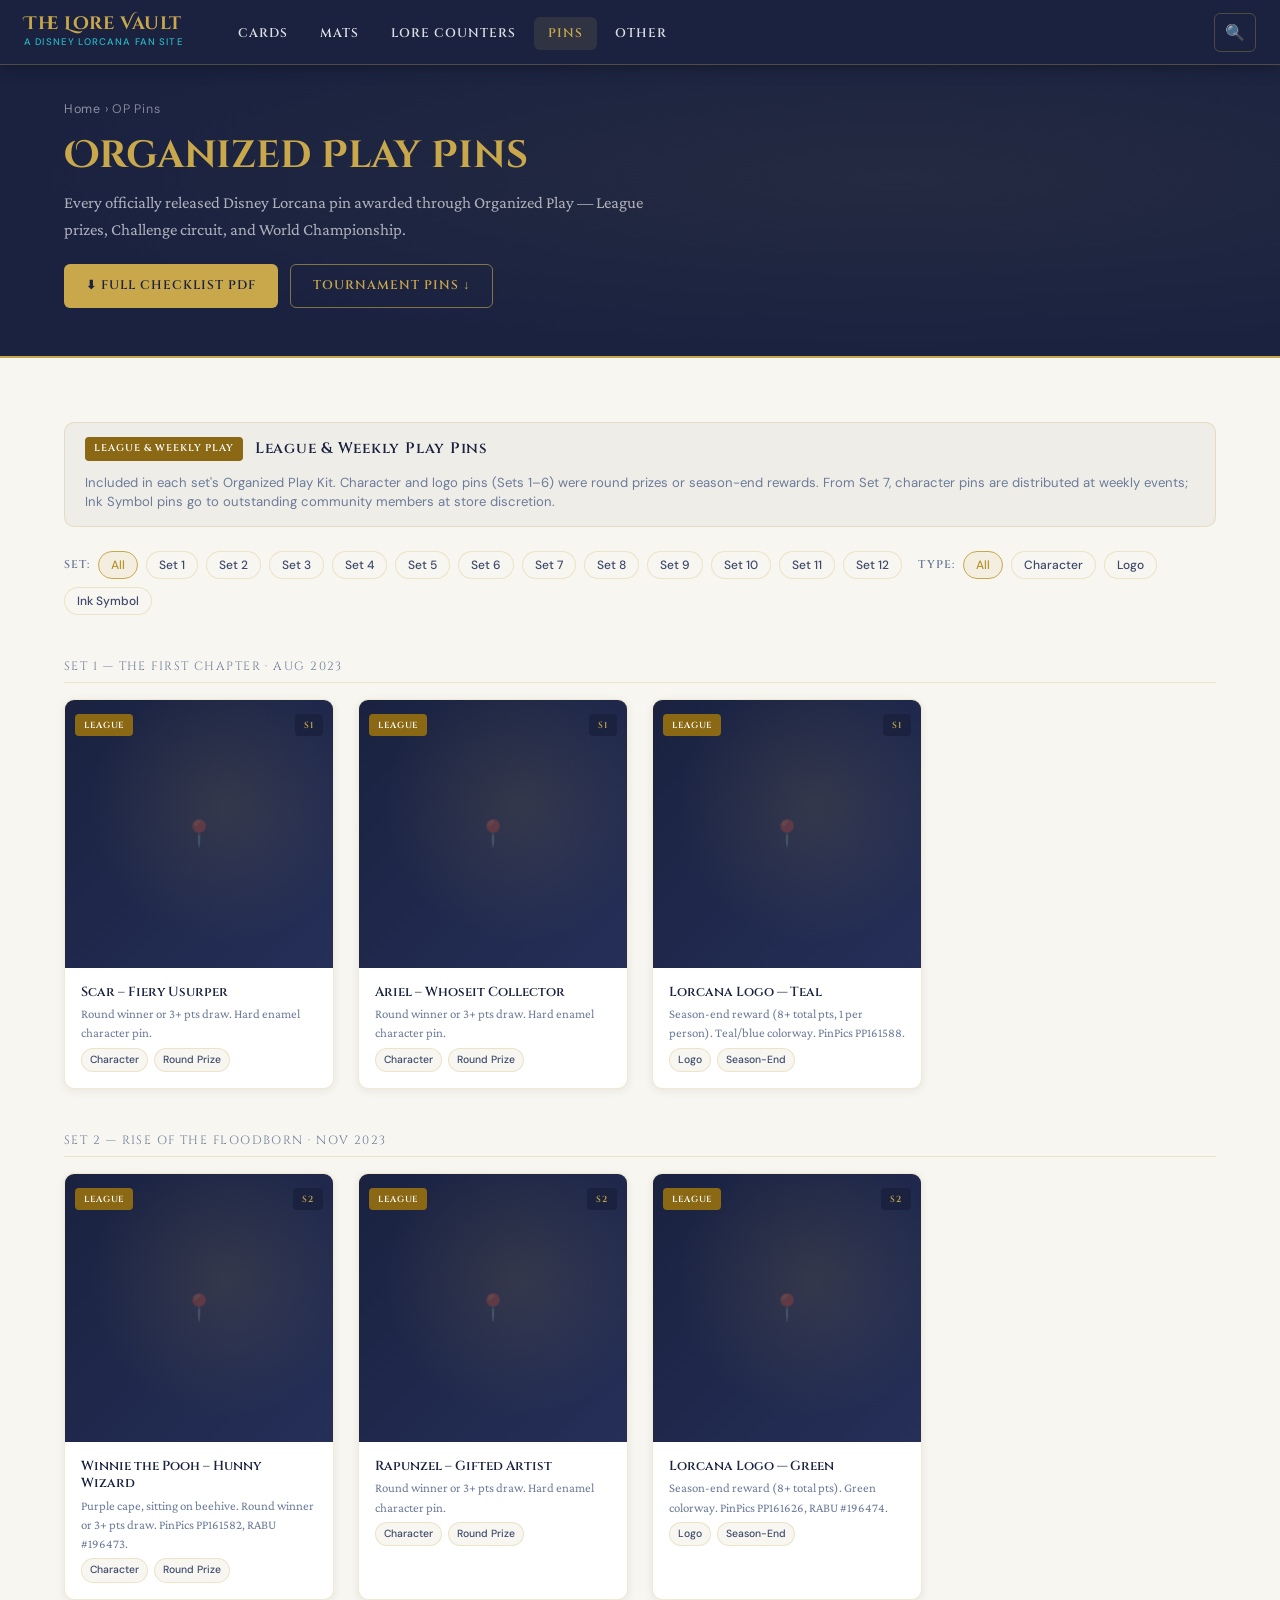
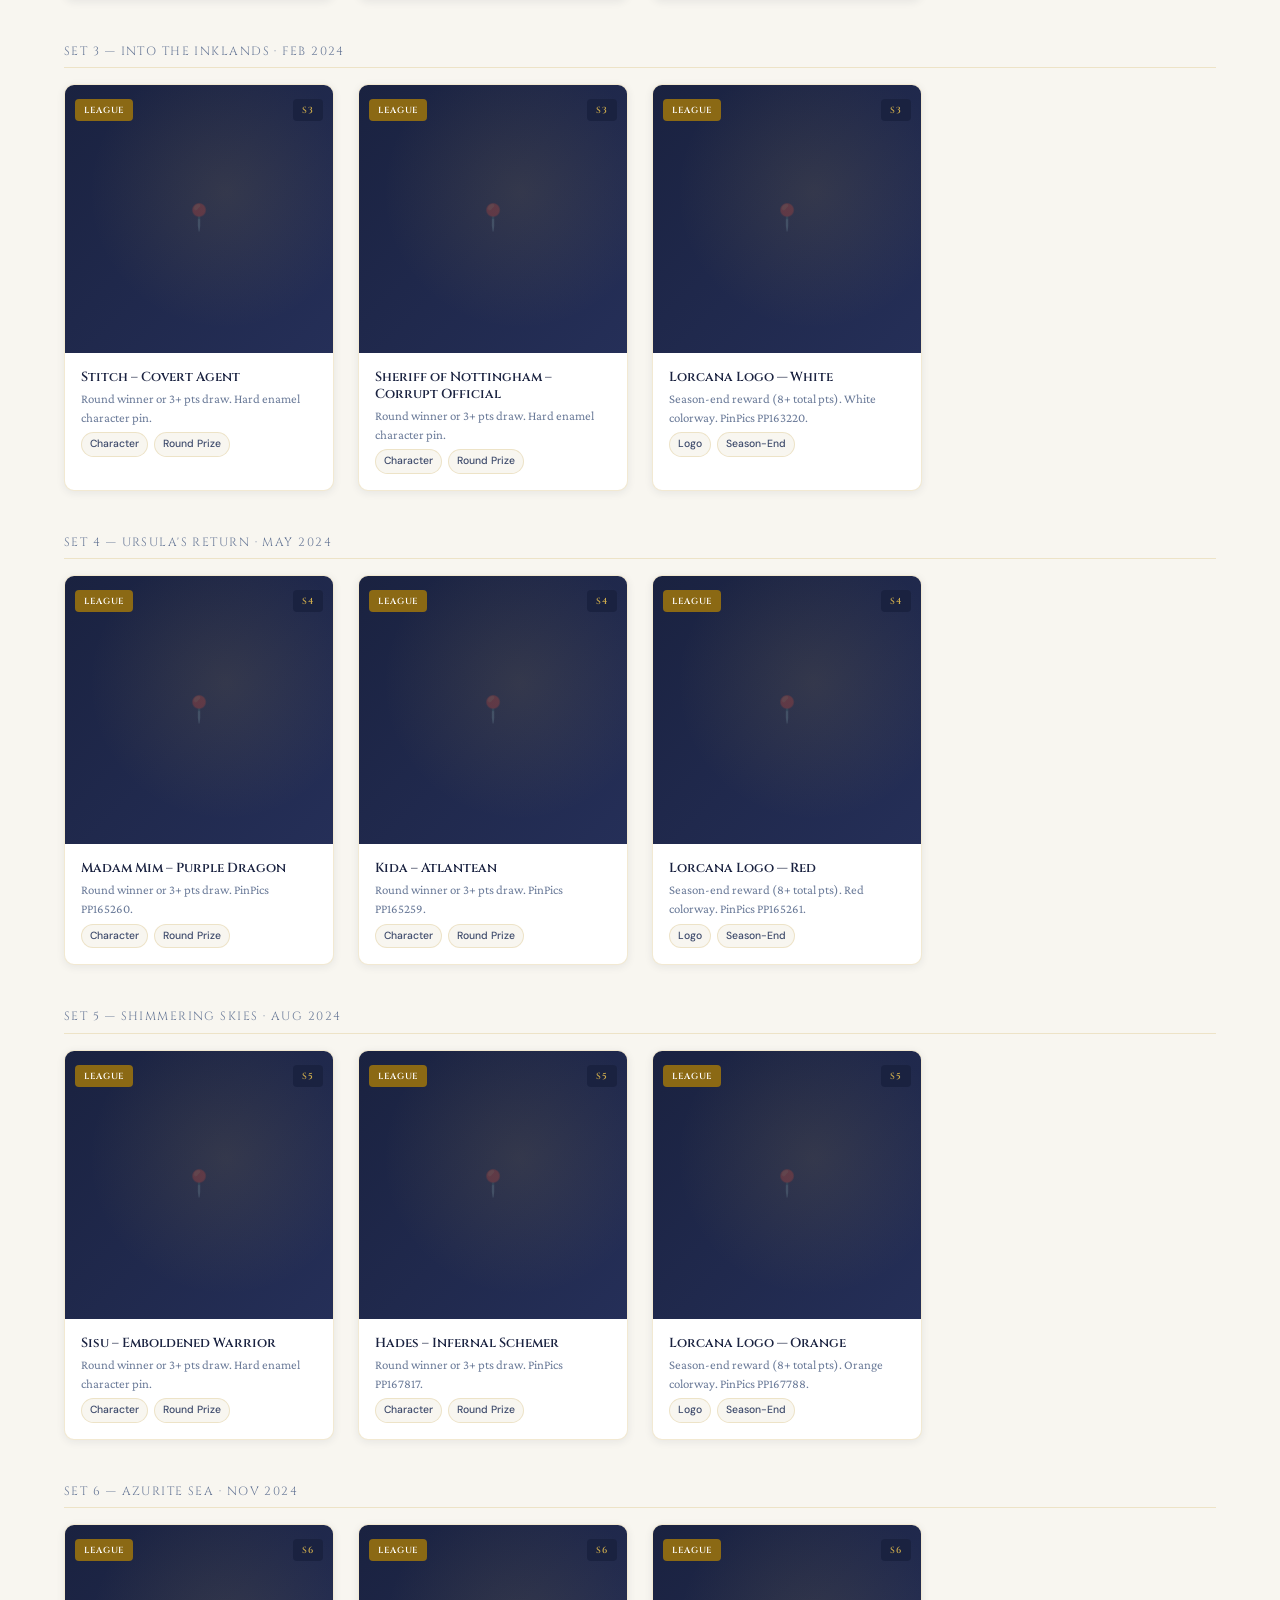
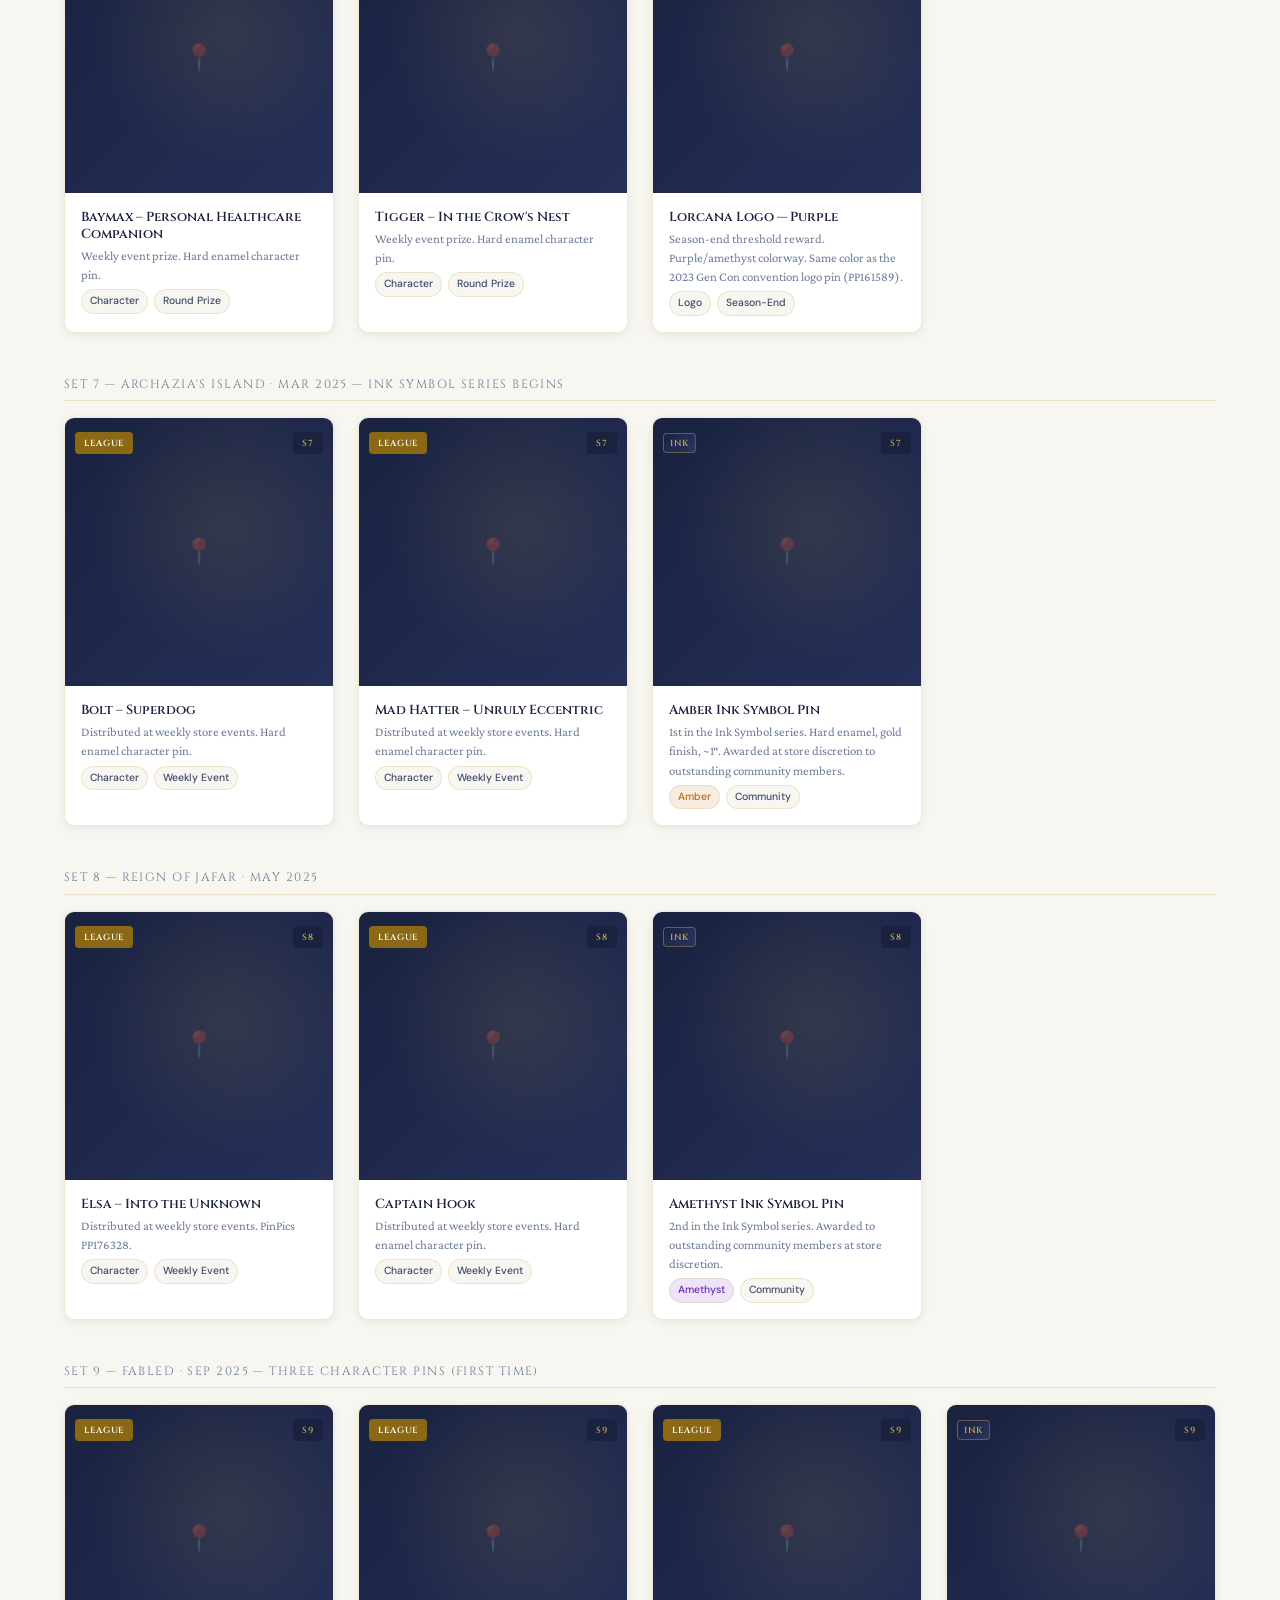
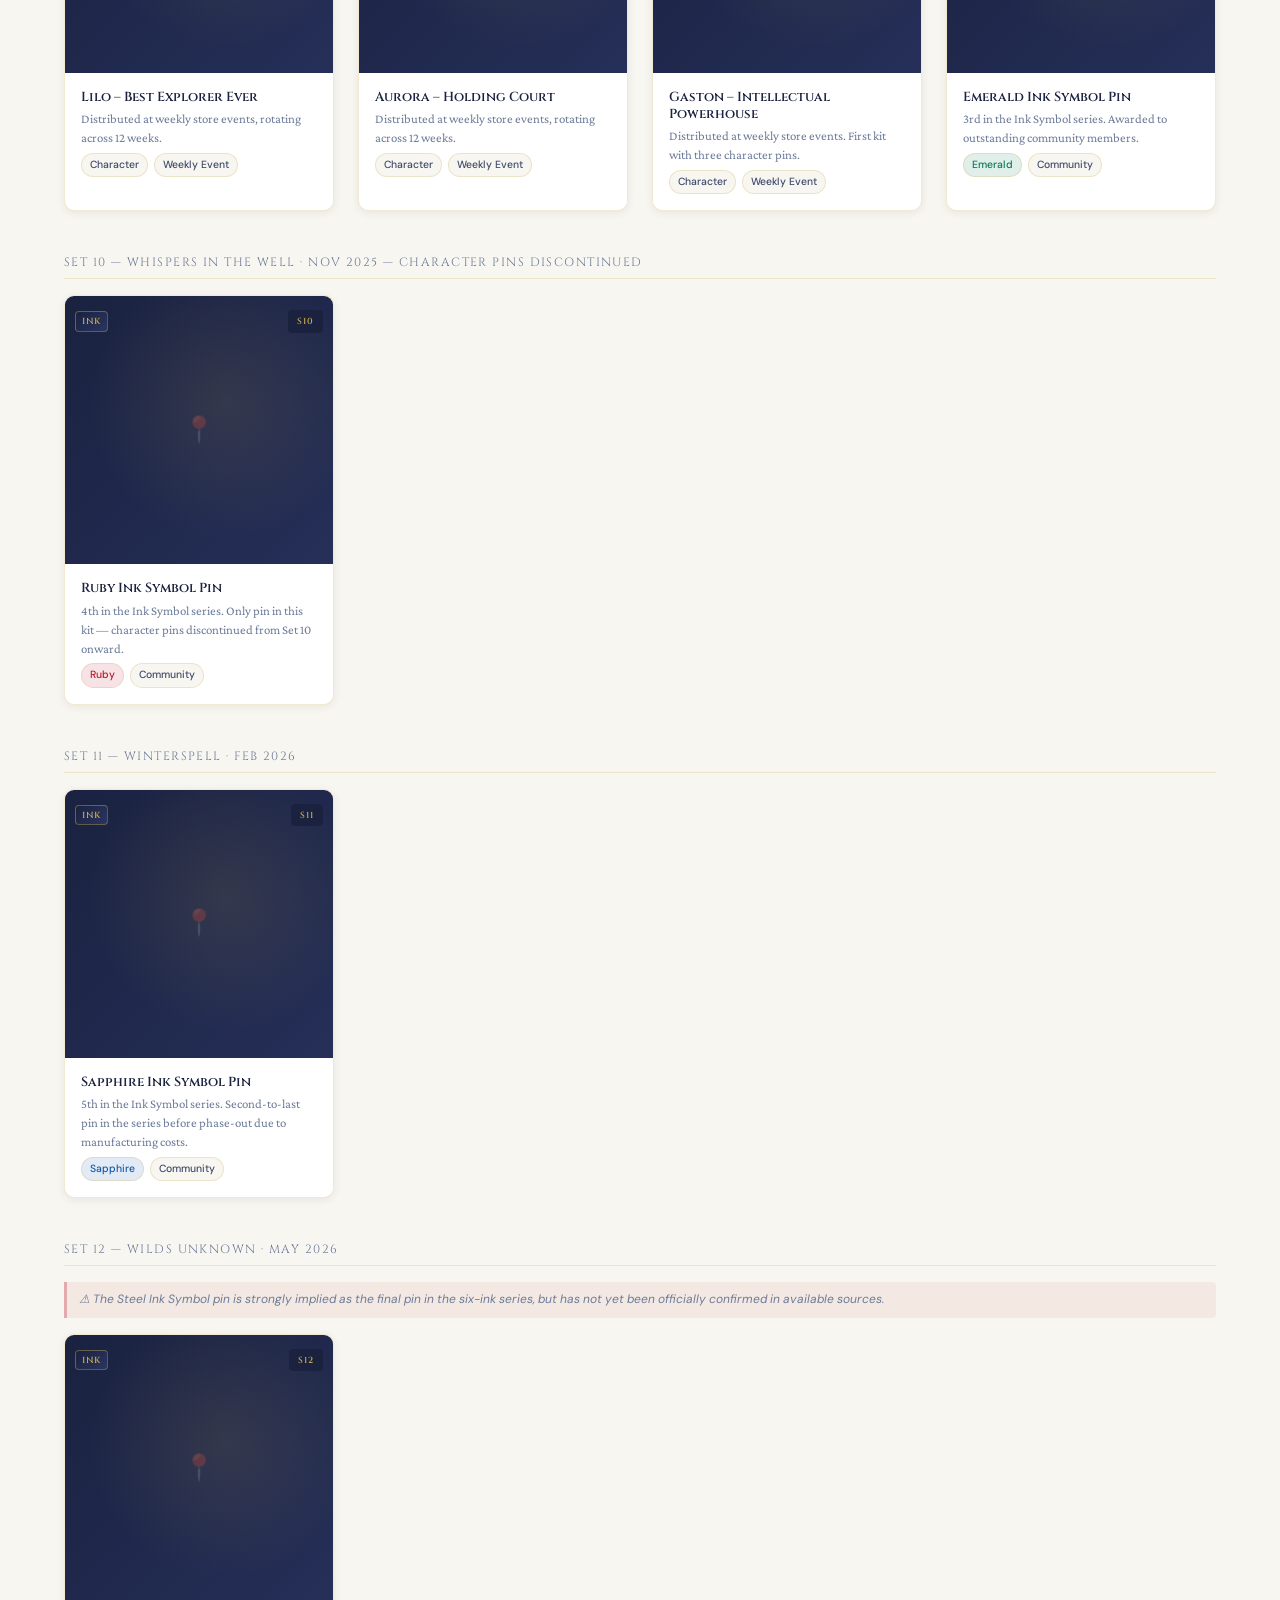
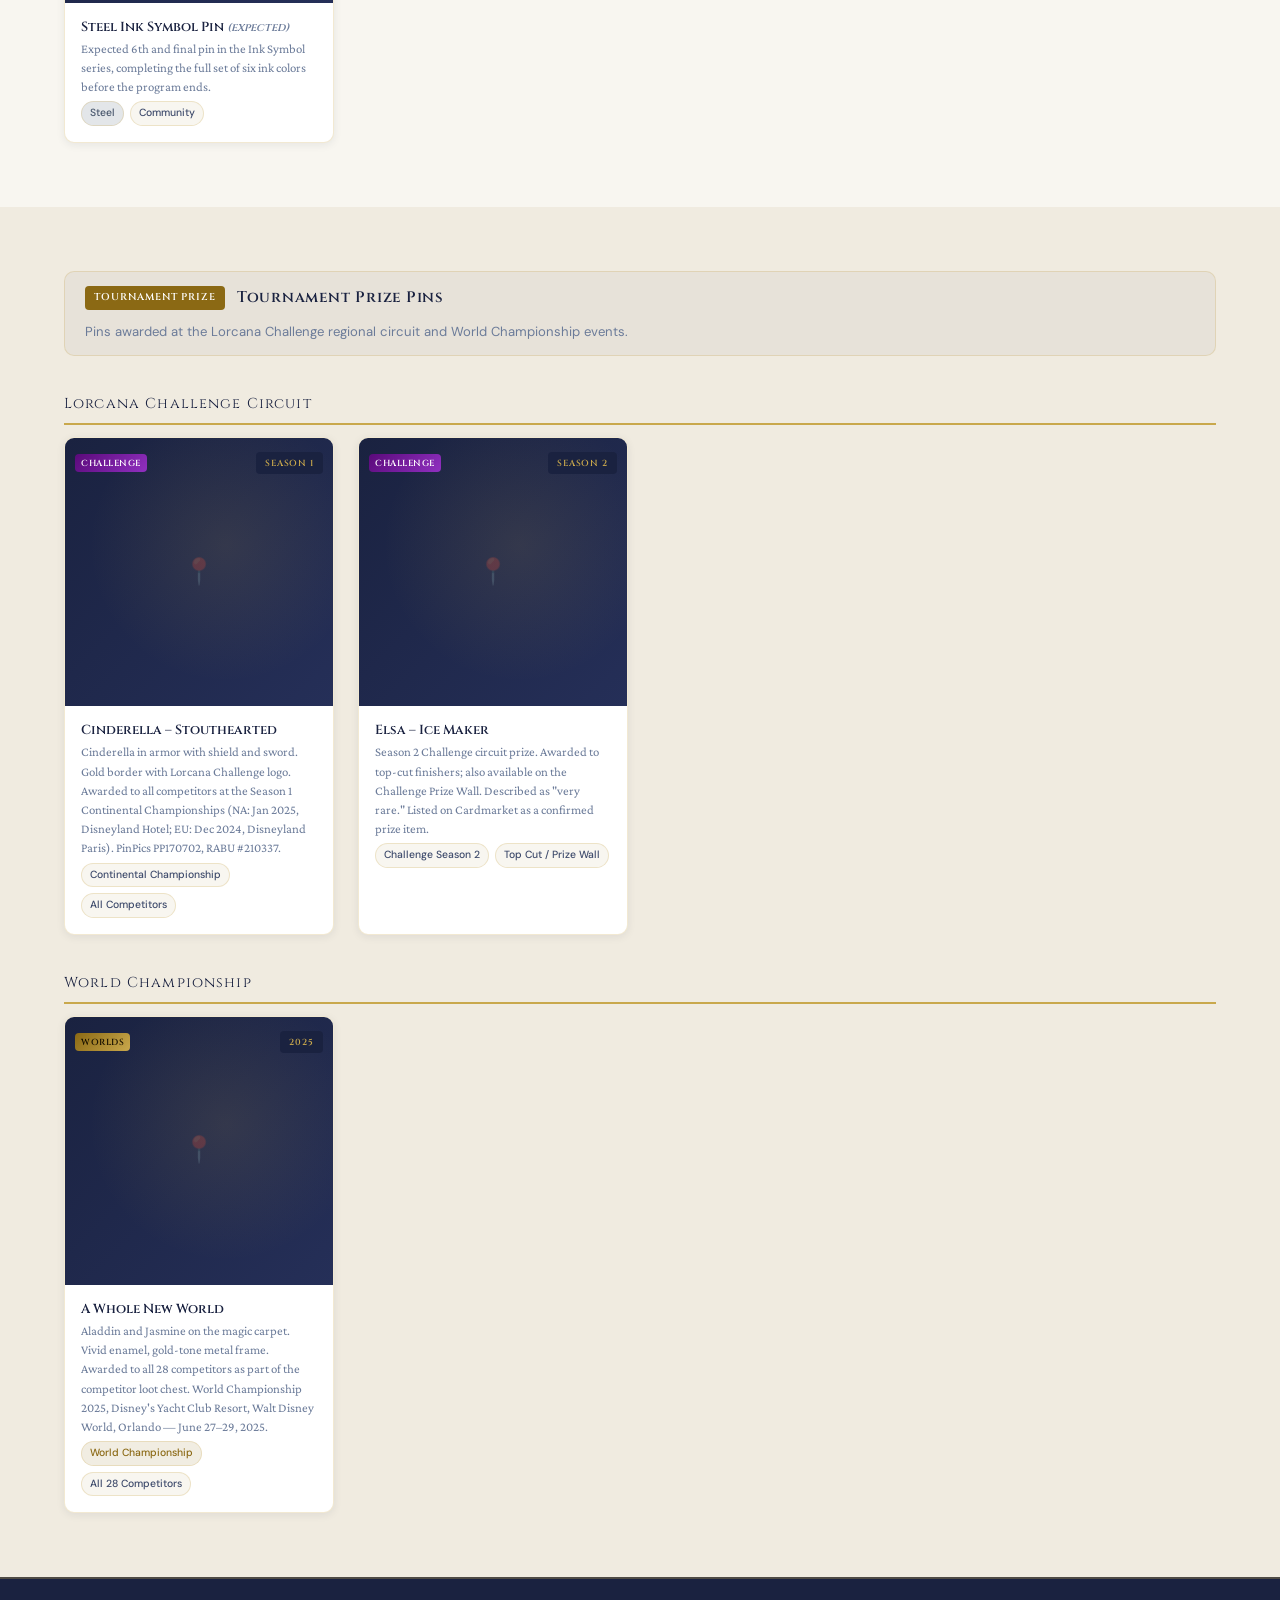
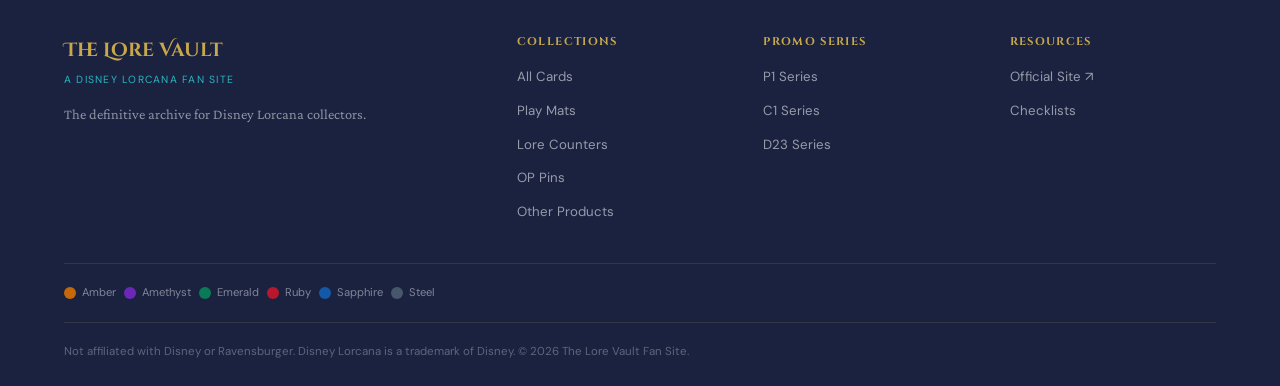
<file: pins.html>
<!DOCTYPE html>
<html lang="en">
<head>
  <meta charset="UTF-8">
  <meta name="viewport" content="width=device-width, initial-scale=1.0">
  <title>OP Pins | The Lore Vault — Disney Lorcana Collector Reference</title>
  <meta name="description" content="Complete checklist of all Disney Lorcana Organized Play prize pins — weekly League character and logo pins (Sets 1–12), Ink Symbol pins, Lorcana Challenge circuit pins, and World Championship pins.">
  <link rel="canonical" href="https://lorevault.fan/pins.html">
  <meta name="robots" content="index, follow">
  <link rel="stylesheet" href="css/style.css">
  <style>
    /* Pin image areas — dark navy to show up clearly */
    .pin-card .product-card__image {
      background: linear-gradient(135deg, var(--nav-bg) 0%, #252f58 100%);
      position: relative; overflow: hidden;
    }
    .pin-card .product-card__image::before {
      content: '';
      position: absolute; inset: 0;
      background: radial-gradient(ellipse at 60% 40%, rgba(201,168,76,0.12) 0%, transparent 60%);
    }
    .pin-card .product-card__image-placeholder {
      color: rgba(201,168,76,0.25); font-size: 1.6rem;
    }
    .pin-card .product-card__title { font-size: 0.82rem; }
    .pin-card .product-card__body { gap: 4px; }

    .set-divider {
      font-family: 'Cinzel', serif; font-size: 0.75rem;
      letter-spacing: 0.12em; text-transform: uppercase;
      color: var(--text-light); padding: 10px 0 6px;
      border-bottom: 1px solid var(--border);
      margin-bottom: 16px; margin-top: 32px;
    }
    .set-divider:first-of-type { margin-top: 0; }

    .badge--ink-symbol {
      background: linear-gradient(135deg, #1A2240, #2a3560);
      color: var(--gold); border: 1px solid rgba(201,168,76,0.4);
      border-radius: 4px; font-size: 0.6rem; padding: 2px 6px;
      font-family: 'Cinzel', serif; letter-spacing: 0.06em; text-transform: uppercase;
    }
    .badge--challenge {
      background: linear-gradient(135deg, #5a0a7a, #9030c0);
      color: #fff; border-radius: 4px;
      font-size: 0.6rem; padding: 2px 6px;
      font-family: 'Cinzel', serif; letter-spacing: 0.06em; text-transform: uppercase;
    }
    .badge--world {
      background: linear-gradient(135deg, #8B6914, var(--gold));
      color: #1a1200; border-radius: 4px;
      font-size: 0.6rem; padding: 2px 6px;
      font-family: 'Cinzel', serif; letter-spacing: 0.06em; text-transform: uppercase;
    }
    .prize-sub-heading {
      font-family: 'Cinzel', serif; font-size: 0.9rem;
      letter-spacing: 0.08em; color: var(--nav-bg);
      margin: 36px 0 12px; padding-bottom: 8px;
      border-bottom: 2px solid var(--gold);
    }
    .prize-sub-heading:first-of-type { margin-top: 0; }

    .unconfirmed-note {
      font-family: 'DM Sans', sans-serif; font-size: 0.75rem;
      color: var(--text-light); font-style: italic;
      background: rgba(184,24,46,0.06); border-left: 3px solid rgba(184,24,46,0.3);
      padding: 8px 12px; border-radius: 0 4px 4px 0; margin-bottom: 16px;
    }
  </style>
</head>
<body>

<!-- NAV -->
<nav class="site-nav" role="navigation" aria-label="Main navigation">
  <div class="nav-inner">
    <a href="index.html" class="nav-brand">
      <span class="nav-brand__name">The Lore Vault</span>
      <span class="nav-brand__label">A Disney Lorcana Fan Site</span>
    </a>
    <ul class="nav-links" role="list">
      <li><a href="cards.html">Cards</a></li>
      <li><a href="mats.html">Mats</a></li>
      <li><a href="lore-counters.html">Lore Counters</a></li>
      <li><a href="pins.html" class="active">Pins</a></li>
      <li><a href="other.html">Other</a></li>
    </ul>
    <div class="nav-actions">
      <button class="nav-search-toggle" id="navSearchToggle" aria-label="Toggle search">🔍</button>
      <button class="hamburger" id="hamburger" aria-label="Open menu"><span></span><span></span><span></span></button>
    </div>
  </div>
  <div class="nav-search-bar" id="navSearchBar"><div class="container"><div class="search-bar">
    <input type="search" placeholder="Search pins…" aria-label="Search pins">
    <button type="submit" aria-label="Search">🔍</button>
  </div></div></div>
</nav>
<div class="mobile-drawer" id="mobileDrawer">
  <a href="cards.html">Cards</a>
  <a href="mats.html">Play Mats</a>
  <a href="lore-counters.html">Lore Counters</a>
  <a href="pins.html">Pins</a>
  <a href="other.html">Other Products</a>
</div>

<!-- PAGE HEADER -->
<header class="page-header">
  <div class="container">
    <nav class="breadcrumb" aria-label="Breadcrumb"><a href="index.html">Home</a> › OP Pins</nav>
    <h1>Organized Play Pins</h1>
    <p>Every officially released Disney Lorcana pin awarded through Organized Play — League prizes, Challenge circuit, and World Championship.</p>
    <div class="page-header__actions">
      <a href="#" class="btn btn--primary">⬇ Full Checklist PDF</a>
      <a href="#tournament-pins" class="btn btn--secondary">Tournament Pins ↓</a>
    </div>
  </div>
</header>

<main>

<!-- ══════════════════════════════════
     SECTION 1 — LEAGUE & WEEKLY PLAY
══════════════════════════════════ -->
<section class="section section--cream" id="league-pins" aria-labelledby="league-heading" data-filterable>
  <div class="container">

    <div class="subsection-header">
      <span class="badge badge--prize">League &amp; Weekly Play</span>
      <h3 id="league-heading">League &amp; Weekly Play Pins</h3>
      <p>Included in each set's Organized Play Kit. Character and logo pins (Sets 1–6) were round prizes or season-end rewards.
        From Set 7, character pins are distributed at weekly events; Ink Symbol pins go to outstanding community members at store discretion.</p>
    </div>

    <!-- Filter Row -->
    <div class="filter-row mb-16" role="group" aria-label="Filter league pins">
      <span class="filter-label">Set:</span>
      <button class="chip active" data-group="set">All</button>
      <button class="chip" data-group="set" data-filter-key="set" data-filter-val="set-1">Set 1</button>
      <button class="chip" data-group="set" data-filter-key="set" data-filter-val="set-2">Set 2</button>
      <button class="chip" data-group="set" data-filter-key="set" data-filter-val="set-3">Set 3</button>
      <button class="chip" data-group="set" data-filter-key="set" data-filter-val="set-4">Set 4</button>
      <button class="chip" data-group="set" data-filter-key="set" data-filter-val="set-5">Set 5</button>
      <button class="chip" data-group="set" data-filter-key="set" data-filter-val="set-6">Set 6</button>
      <button class="chip" data-group="set" data-filter-key="set" data-filter-val="set-7">Set 7</button>
      <button class="chip" data-group="set" data-filter-key="set" data-filter-val="set-8">Set 8</button>
      <button class="chip" data-group="set" data-filter-key="set" data-filter-val="set-9">Set 9</button>
      <button class="chip" data-group="set" data-filter-key="set" data-filter-val="set-10">Set 10</button>
      <button class="chip" data-group="set" data-filter-key="set" data-filter-val="set-11">Set 11</button>
      <button class="chip" data-group="set" data-filter-key="set" data-filter-val="set-12">Set 12</button>
      <span class="filter-label" style="margin-left:8px">Type:</span>
      <button class="chip active" data-group="ptype">All</button>
      <button class="chip" data-group="ptype" data-filter-key="ptype" data-filter-val="character">Character</button>
      <button class="chip" data-group="ptype" data-filter-key="ptype" data-filter-val="logo">Logo</button>
      <button class="chip" data-group="ptype" data-filter-key="ptype" data-filter-val="ink-symbol">Ink Symbol</button>
    </div>

    <!-- ── Set 1 ── -->
    <div class="set-divider">Set 1 — The First Chapter · Aug 2023</div>
    <div class="card-grid card-grid--4col">

      <article class="product-card pin-card filterable-row" data-set="set-1" data-ptype="character" aria-label="Scar – Fiery Usurper pin">
        <div class="product-card__image product-card__image--1-1">
          <div class="product-card__image-placeholder" aria-hidden="true">📍</div>
          <div class="product-card__badge-tl"><span class="badge badge--prize" style="font-size:0.55rem">League</span></div>
          <div class="product-card__badge-tr"><span class="badge badge--navy" style="font-size:0.55rem">S1</span></div>
        </div>
        <div class="product-card__body">
          <div class="product-card__title">Scar – Fiery Usurper</div>
          <p class="product-card__desc" style="font-size:0.8rem">Round winner or 3+ pts draw. Hard enamel character pin.</p>
          <div class="product-card__chips">
            <span class="chip" style="font-size:0.65rem;padding:3px 8px">Character</span>
            <span class="chip" style="font-size:0.65rem;padding:3px 8px">Round Prize</span>
          </div>
        </div>
      </article>

      <article class="product-card pin-card filterable-row" data-set="set-1" data-ptype="character" aria-label="Ariel – Whoseit Collector pin">
        <div class="product-card__image product-card__image--1-1">
          <div class="product-card__image-placeholder" aria-hidden="true">📍</div>
          <div class="product-card__badge-tl"><span class="badge badge--prize" style="font-size:0.55rem">League</span></div>
          <div class="product-card__badge-tr"><span class="badge badge--navy" style="font-size:0.55rem">S1</span></div>
        </div>
        <div class="product-card__body">
          <div class="product-card__title">Ariel – Whoseit Collector</div>
          <p class="product-card__desc" style="font-size:0.8rem">Round winner or 3+ pts draw. Hard enamel character pin.</p>
          <div class="product-card__chips">
            <span class="chip" style="font-size:0.65rem;padding:3px 8px">Character</span>
            <span class="chip" style="font-size:0.65rem;padding:3px 8px">Round Prize</span>
          </div>
        </div>
      </article>

      <article class="product-card pin-card filterable-row" data-set="set-1" data-ptype="logo" aria-label="Lorcana Logo – Teal pin">
        <div class="product-card__image product-card__image--1-1">
          <div class="product-card__image-placeholder" aria-hidden="true">📍</div>
          <div class="product-card__badge-tl"><span class="badge badge--prize" style="font-size:0.55rem">League</span></div>
          <div class="product-card__badge-tr"><span class="badge badge--navy" style="font-size:0.55rem">S1</span></div>
        </div>
        <div class="product-card__body">
          <div class="product-card__title">Lorcana Logo — Teal</div>
          <p class="product-card__desc" style="font-size:0.8rem">Season-end reward (8+ total pts, 1 per person). Teal/blue colorway. PinPics PP161588.</p>
          <div class="product-card__chips">
            <span class="chip" style="font-size:0.65rem;padding:3px 8px">Logo</span>
            <span class="chip" style="font-size:0.65rem;padding:3px 8px">Season-End</span>
          </div>
        </div>
      </article>

    </div>

    <!-- ── Set 2 ── -->
    <div class="set-divider">Set 2 — Rise of the Floodborn · Nov 2023</div>
    <div class="card-grid card-grid--4col">

      <article class="product-card pin-card filterable-row" data-set="set-2" data-ptype="character" aria-label="Winnie the Pooh – Hunny Wizard pin">
        <div class="product-card__image product-card__image--1-1">
          <div class="product-card__image-placeholder" aria-hidden="true">📍</div>
          <div class="product-card__badge-tl"><span class="badge badge--prize" style="font-size:0.55rem">League</span></div>
          <div class="product-card__badge-tr"><span class="badge badge--navy" style="font-size:0.55rem">S2</span></div>
        </div>
        <div class="product-card__body">
          <div class="product-card__title">Winnie the Pooh – Hunny Wizard</div>
          <p class="product-card__desc" style="font-size:0.8rem">Purple cape, sitting on beehive. Round winner or 3+ pts draw. PinPics PP161582, RABU #196473.</p>
          <div class="product-card__chips">
            <span class="chip" style="font-size:0.65rem;padding:3px 8px">Character</span>
            <span class="chip" style="font-size:0.65rem;padding:3px 8px">Round Prize</span>
          </div>
        </div>
      </article>

      <article class="product-card pin-card filterable-row" data-set="set-2" data-ptype="character" aria-label="Rapunzel – Gifted Artist pin">
        <div class="product-card__image product-card__image--1-1">
          <div class="product-card__image-placeholder" aria-hidden="true">📍</div>
          <div class="product-card__badge-tl"><span class="badge badge--prize" style="font-size:0.55rem">League</span></div>
          <div class="product-card__badge-tr"><span class="badge badge--navy" style="font-size:0.55rem">S2</span></div>
        </div>
        <div class="product-card__body">
          <div class="product-card__title">Rapunzel – Gifted Artist</div>
          <p class="product-card__desc" style="font-size:0.8rem">Round winner or 3+ pts draw. Hard enamel character pin.</p>
          <div class="product-card__chips">
            <span class="chip" style="font-size:0.65rem;padding:3px 8px">Character</span>
            <span class="chip" style="font-size:0.65rem;padding:3px 8px">Round Prize</span>
          </div>
        </div>
      </article>

      <article class="product-card pin-card filterable-row" data-set="set-2" data-ptype="logo" aria-label="Lorcana Logo – Green pin">
        <div class="product-card__image product-card__image--1-1">
          <div class="product-card__image-placeholder" aria-hidden="true">📍</div>
          <div class="product-card__badge-tl"><span class="badge badge--prize" style="font-size:0.55rem">League</span></div>
          <div class="product-card__badge-tr"><span class="badge badge--navy" style="font-size:0.55rem">S2</span></div>
        </div>
        <div class="product-card__body">
          <div class="product-card__title">Lorcana Logo — Green</div>
          <p class="product-card__desc" style="font-size:0.8rem">Season-end reward (8+ total pts). Green colorway. PinPics PP161626, RABU #196474.</p>
          <div class="product-card__chips">
            <span class="chip" style="font-size:0.65rem;padding:3px 8px">Logo</span>
            <span class="chip" style="font-size:0.65rem;padding:3px 8px">Season-End</span>
          </div>
        </div>
      </article>

    </div>

    <!-- ── Set 3 ── -->
    <div class="set-divider">Set 3 — Into the Inklands · Feb 2024</div>
    <div class="card-grid card-grid--4col">

      <article class="product-card pin-card filterable-row" data-set="set-3" data-ptype="character" aria-label="Stitch – Covert Agent pin">
        <div class="product-card__image product-card__image--1-1">
          <div class="product-card__image-placeholder" aria-hidden="true">📍</div>
          <div class="product-card__badge-tl"><span class="badge badge--prize" style="font-size:0.55rem">League</span></div>
          <div class="product-card__badge-tr"><span class="badge badge--navy" style="font-size:0.55rem">S3</span></div>
        </div>
        <div class="product-card__body">
          <div class="product-card__title">Stitch – Covert Agent</div>
          <p class="product-card__desc" style="font-size:0.8rem">Round winner or 3+ pts draw. Hard enamel character pin.</p>
          <div class="product-card__chips">
            <span class="chip" style="font-size:0.65rem;padding:3px 8px">Character</span>
            <span class="chip" style="font-size:0.65rem;padding:3px 8px">Round Prize</span>
          </div>
        </div>
      </article>

      <article class="product-card pin-card filterable-row" data-set="set-3" data-ptype="character" aria-label="Sheriff of Nottingham – Corrupt Official pin">
        <div class="product-card__image product-card__image--1-1">
          <div class="product-card__image-placeholder" aria-hidden="true">📍</div>
          <div class="product-card__badge-tl"><span class="badge badge--prize" style="font-size:0.55rem">League</span></div>
          <div class="product-card__badge-tr"><span class="badge badge--navy" style="font-size:0.55rem">S3</span></div>
        </div>
        <div class="product-card__body">
          <div class="product-card__title">Sheriff of Nottingham – Corrupt Official</div>
          <p class="product-card__desc" style="font-size:0.8rem">Round winner or 3+ pts draw. Hard enamel character pin.</p>
          <div class="product-card__chips">
            <span class="chip" style="font-size:0.65rem;padding:3px 8px">Character</span>
            <span class="chip" style="font-size:0.65rem;padding:3px 8px">Round Prize</span>
          </div>
        </div>
      </article>

      <article class="product-card pin-card filterable-row" data-set="set-3" data-ptype="logo" aria-label="Lorcana Logo – White pin">
        <div class="product-card__image product-card__image--1-1">
          <div class="product-card__image-placeholder" aria-hidden="true">📍</div>
          <div class="product-card__badge-tl"><span class="badge badge--prize" style="font-size:0.55rem">League</span></div>
          <div class="product-card__badge-tr"><span class="badge badge--navy" style="font-size:0.55rem">S3</span></div>
        </div>
        <div class="product-card__body">
          <div class="product-card__title">Lorcana Logo — White</div>
          <p class="product-card__desc" style="font-size:0.8rem">Season-end reward (8+ total pts). White colorway. PinPics PP163220.</p>
          <div class="product-card__chips">
            <span class="chip" style="font-size:0.65rem;padding:3px 8px">Logo</span>
            <span class="chip" style="font-size:0.65rem;padding:3px 8px">Season-End</span>
          </div>
        </div>
      </article>

    </div>

    <!-- ── Set 4 ── -->
    <div class="set-divider">Set 4 — Ursula's Return · May 2024</div>
    <div class="card-grid card-grid--4col">

      <article class="product-card pin-card filterable-row" data-set="set-4" data-ptype="character" aria-label="Madam Mim – Purple Dragon pin">
        <div class="product-card__image product-card__image--1-1">
          <div class="product-card__image-placeholder" aria-hidden="true">📍</div>
          <div class="product-card__badge-tl"><span class="badge badge--prize" style="font-size:0.55rem">League</span></div>
          <div class="product-card__badge-tr"><span class="badge badge--navy" style="font-size:0.55rem">S4</span></div>
        </div>
        <div class="product-card__body">
          <div class="product-card__title">Madam Mim – Purple Dragon</div>
          <p class="product-card__desc" style="font-size:0.8rem">Round winner or 3+ pts draw. PinPics PP165260.</p>
          <div class="product-card__chips">
            <span class="chip" style="font-size:0.65rem;padding:3px 8px">Character</span>
            <span class="chip" style="font-size:0.65rem;padding:3px 8px">Round Prize</span>
          </div>
        </div>
      </article>

      <article class="product-card pin-card filterable-row" data-set="set-4" data-ptype="character" aria-label="Kida – Atlantean pin">
        <div class="product-card__image product-card__image--1-1">
          <div class="product-card__image-placeholder" aria-hidden="true">📍</div>
          <div class="product-card__badge-tl"><span class="badge badge--prize" style="font-size:0.55rem">League</span></div>
          <div class="product-card__badge-tr"><span class="badge badge--navy" style="font-size:0.55rem">S4</span></div>
        </div>
        <div class="product-card__body">
          <div class="product-card__title">Kida – Atlantean</div>
          <p class="product-card__desc" style="font-size:0.8rem">Round winner or 3+ pts draw. PinPics PP165259.</p>
          <div class="product-card__chips">
            <span class="chip" style="font-size:0.65rem;padding:3px 8px">Character</span>
            <span class="chip" style="font-size:0.65rem;padding:3px 8px">Round Prize</span>
          </div>
        </div>
      </article>

      <article class="product-card pin-card filterable-row" data-set="set-4" data-ptype="logo" aria-label="Lorcana Logo – Red pin">
        <div class="product-card__image product-card__image--1-1">
          <div class="product-card__image-placeholder" aria-hidden="true">📍</div>
          <div class="product-card__badge-tl"><span class="badge badge--prize" style="font-size:0.55rem">League</span></div>
          <div class="product-card__badge-tr"><span class="badge badge--navy" style="font-size:0.55rem">S4</span></div>
        </div>
        <div class="product-card__body">
          <div class="product-card__title">Lorcana Logo — Red</div>
          <p class="product-card__desc" style="font-size:0.8rem">Season-end reward (8+ total pts). Red colorway. PinPics PP165261.</p>
          <div class="product-card__chips">
            <span class="chip" style="font-size:0.65rem;padding:3px 8px">Logo</span>
            <span class="chip" style="font-size:0.65rem;padding:3px 8px">Season-End</span>
          </div>
        </div>
      </article>

    </div>

    <!-- ── Set 5 ── -->
    <div class="set-divider">Set 5 — Shimmering Skies · Aug 2024</div>
    <div class="card-grid card-grid--4col">

      <article class="product-card pin-card filterable-row" data-set="set-5" data-ptype="character" aria-label="Sisu – Emboldened Warrior pin">
        <div class="product-card__image product-card__image--1-1">
          <div class="product-card__image-placeholder" aria-hidden="true">📍</div>
          <div class="product-card__badge-tl"><span class="badge badge--prize" style="font-size:0.55rem">League</span></div>
          <div class="product-card__badge-tr"><span class="badge badge--navy" style="font-size:0.55rem">S5</span></div>
        </div>
        <div class="product-card__body">
          <div class="product-card__title">Sisu – Emboldened Warrior</div>
          <p class="product-card__desc" style="font-size:0.8rem">Round winner or 3+ pts draw. Hard enamel character pin.</p>
          <div class="product-card__chips">
            <span class="chip" style="font-size:0.65rem;padding:3px 8px">Character</span>
            <span class="chip" style="font-size:0.65rem;padding:3px 8px">Round Prize</span>
          </div>
        </div>
      </article>

      <article class="product-card pin-card filterable-row" data-set="set-5" data-ptype="character" aria-label="Hades – Infernal Schemer pin">
        <div class="product-card__image product-card__image--1-1">
          <div class="product-card__image-placeholder" aria-hidden="true">📍</div>
          <div class="product-card__badge-tl"><span class="badge badge--prize" style="font-size:0.55rem">League</span></div>
          <div class="product-card__badge-tr"><span class="badge badge--navy" style="font-size:0.55rem">S5</span></div>
        </div>
        <div class="product-card__body">
          <div class="product-card__title">Hades – Infernal Schemer</div>
          <p class="product-card__desc" style="font-size:0.8rem">Round winner or 3+ pts draw. PinPics PP167817.</p>
          <div class="product-card__chips">
            <span class="chip" style="font-size:0.65rem;padding:3px 8px">Character</span>
            <span class="chip" style="font-size:0.65rem;padding:3px 8px">Round Prize</span>
          </div>
        </div>
      </article>

      <article class="product-card pin-card filterable-row" data-set="set-5" data-ptype="logo" aria-label="Lorcana Logo – Orange pin">
        <div class="product-card__image product-card__image--1-1">
          <div class="product-card__image-placeholder" aria-hidden="true">📍</div>
          <div class="product-card__badge-tl"><span class="badge badge--prize" style="font-size:0.55rem">League</span></div>
          <div class="product-card__badge-tr"><span class="badge badge--navy" style="font-size:0.55rem">S5</span></div>
        </div>
        <div class="product-card__body">
          <div class="product-card__title">Lorcana Logo — Orange</div>
          <p class="product-card__desc" style="font-size:0.8rem">Season-end reward (8+ total pts). Orange colorway. PinPics PP167788.</p>
          <div class="product-card__chips">
            <span class="chip" style="font-size:0.65rem;padding:3px 8px">Logo</span>
            <span class="chip" style="font-size:0.65rem;padding:3px 8px">Season-End</span>
          </div>
        </div>
      </article>

    </div>

    <!-- ── Set 6 ── -->
    <div class="set-divider">Set 6 — Azurite Sea · Nov 2024</div>
    <div class="card-grid card-grid--4col">

      <article class="product-card pin-card filterable-row" data-set="set-6" data-ptype="character" aria-label="Baymax – Personal Healthcare Companion pin">
        <div class="product-card__image product-card__image--1-1">
          <div class="product-card__image-placeholder" aria-hidden="true">📍</div>
          <div class="product-card__badge-tl"><span class="badge badge--prize" style="font-size:0.55rem">League</span></div>
          <div class="product-card__badge-tr"><span class="badge badge--navy" style="font-size:0.55rem">S6</span></div>
        </div>
        <div class="product-card__body">
          <div class="product-card__title">Baymax – Personal Healthcare Companion</div>
          <p class="product-card__desc" style="font-size:0.8rem">Weekly event prize. Hard enamel character pin.</p>
          <div class="product-card__chips">
            <span class="chip" style="font-size:0.65rem;padding:3px 8px">Character</span>
            <span class="chip" style="font-size:0.65rem;padding:3px 8px">Round Prize</span>
          </div>
        </div>
      </article>

      <article class="product-card pin-card filterable-row" data-set="set-6" data-ptype="character" aria-label="Tigger – In the Crow's Nest pin">
        <div class="product-card__image product-card__image--1-1">
          <div class="product-card__image-placeholder" aria-hidden="true">📍</div>
          <div class="product-card__badge-tl"><span class="badge badge--prize" style="font-size:0.55rem">League</span></div>
          <div class="product-card__badge-tr"><span class="badge badge--navy" style="font-size:0.55rem">S6</span></div>
        </div>
        <div class="product-card__body">
          <div class="product-card__title">Tigger – In the Crow's Nest</div>
          <p class="product-card__desc" style="font-size:0.8rem">Weekly event prize. Hard enamel character pin.</p>
          <div class="product-card__chips">
            <span class="chip" style="font-size:0.65rem;padding:3px 8px">Character</span>
            <span class="chip" style="font-size:0.65rem;padding:3px 8px">Round Prize</span>
          </div>
        </div>
      </article>

      <article class="product-card pin-card filterable-row" data-set="set-6" data-ptype="logo" aria-label="Lorcana Logo – Purple/Amethyst pin">
        <div class="product-card__image product-card__image--1-1">
          <div class="product-card__image-placeholder" aria-hidden="true">📍</div>
          <div class="product-card__badge-tl"><span class="badge badge--prize" style="font-size:0.55rem">League</span></div>
          <div class="product-card__badge-tr"><span class="badge badge--navy" style="font-size:0.55rem">S6</span></div>
        </div>
        <div class="product-card__body">
          <div class="product-card__title">Lorcana Logo — Purple</div>
          <p class="product-card__desc" style="font-size:0.8rem">Season-end threshold reward. Purple/amethyst colorway. Same color as the 2023 Gen Con convention logo pin (PP161589).</p>
          <div class="product-card__chips">
            <span class="chip" style="font-size:0.65rem;padding:3px 8px">Logo</span>
            <span class="chip" style="font-size:0.65rem;padding:3px 8px">Season-End</span>
          </div>
        </div>
      </article>

    </div>

    <!-- ── Set 7 ── -->
    <div class="set-divider">Set 7 — Archazia's Island · Mar 2025 — Ink Symbol series begins</div>
    <div class="card-grid card-grid--4col">

      <article class="product-card pin-card filterable-row" data-set="set-7" data-ptype="character" aria-label="Bolt – Superdog pin">
        <div class="product-card__image product-card__image--1-1">
          <div class="product-card__image-placeholder" aria-hidden="true">📍</div>
          <div class="product-card__badge-tl"><span class="badge badge--prize" style="font-size:0.55rem">League</span></div>
          <div class="product-card__badge-tr"><span class="badge badge--navy" style="font-size:0.55rem">S7</span></div>
        </div>
        <div class="product-card__body">
          <div class="product-card__title">Bolt – Superdog</div>
          <p class="product-card__desc" style="font-size:0.8rem">Distributed at weekly store events. Hard enamel character pin.</p>
          <div class="product-card__chips">
            <span class="chip" style="font-size:0.65rem;padding:3px 8px">Character</span>
            <span class="chip" style="font-size:0.65rem;padding:3px 8px">Weekly Event</span>
          </div>
        </div>
      </article>

      <article class="product-card pin-card filterable-row" data-set="set-7" data-ptype="character" aria-label="Mad Hatter – Unruly Eccentric pin">
        <div class="product-card__image product-card__image--1-1">
          <div class="product-card__image-placeholder" aria-hidden="true">📍</div>
          <div class="product-card__badge-tl"><span class="badge badge--prize" style="font-size:0.55rem">League</span></div>
          <div class="product-card__badge-tr"><span class="badge badge--navy" style="font-size:0.55rem">S7</span></div>
        </div>
        <div class="product-card__body">
          <div class="product-card__title">Mad Hatter – Unruly Eccentric</div>
          <p class="product-card__desc" style="font-size:0.8rem">Distributed at weekly store events. Hard enamel character pin.</p>
          <div class="product-card__chips">
            <span class="chip" style="font-size:0.65rem;padding:3px 8px">Character</span>
            <span class="chip" style="font-size:0.65rem;padding:3px 8px">Weekly Event</span>
          </div>
        </div>
      </article>

      <article class="product-card pin-card filterable-row" data-set="set-7" data-ptype="ink-symbol" aria-label="Amber Ink Symbol Pin">
        <div class="product-card__image product-card__image--1-1">
          <div class="product-card__image-placeholder" aria-hidden="true">📍</div>
          <div class="product-card__badge-tl"><span class="badge badge--ink-symbol" style="font-size:0.55rem">Ink</span></div>
          <div class="product-card__badge-tr"><span class="badge badge--navy" style="font-size:0.55rem">S7</span></div>
        </div>
        <div class="product-card__body">
          <div class="product-card__title">Amber Ink Symbol Pin</div>
          <p class="product-card__desc" style="font-size:0.8rem">1st in the Ink Symbol series. Hard enamel, gold finish, ~1″. Awarded at store discretion to outstanding community members.</p>
          <div class="product-card__chips">
            <span class="chip" style="font-size:0.65rem;padding:3px 8px;background:rgba(196,104,10,0.12);color:var(--ink-amber)">Amber</span>
            <span class="chip" style="font-size:0.65rem;padding:3px 8px">Community</span>
          </div>
        </div>
      </article>

    </div>

    <!-- ── Set 8 ── -->
    <div class="set-divider">Set 8 — Reign of Jafar · May 2025</div>
    <div class="card-grid card-grid--4col">

      <article class="product-card pin-card filterable-row" data-set="set-8" data-ptype="character" aria-label="Elsa – Into the Unknown pin">
        <div class="product-card__image product-card__image--1-1">
          <div class="product-card__image-placeholder" aria-hidden="true">📍</div>
          <div class="product-card__badge-tl"><span class="badge badge--prize" style="font-size:0.55rem">League</span></div>
          <div class="product-card__badge-tr"><span class="badge badge--navy" style="font-size:0.55rem">S8</span></div>
        </div>
        <div class="product-card__body">
          <div class="product-card__title">Elsa – Into the Unknown</div>
          <p class="product-card__desc" style="font-size:0.8rem">Distributed at weekly store events. PinPics PP176328.</p>
          <div class="product-card__chips">
            <span class="chip" style="font-size:0.65rem;padding:3px 8px">Character</span>
            <span class="chip" style="font-size:0.65rem;padding:3px 8px">Weekly Event</span>
          </div>
        </div>
      </article>

      <article class="product-card pin-card filterable-row" data-set="set-8" data-ptype="character" aria-label="Captain Hook pin">
        <div class="product-card__image product-card__image--1-1">
          <div class="product-card__image-placeholder" aria-hidden="true">📍</div>
          <div class="product-card__badge-tl"><span class="badge badge--prize" style="font-size:0.55rem">League</span></div>
          <div class="product-card__badge-tr"><span class="badge badge--navy" style="font-size:0.55rem">S8</span></div>
        </div>
        <div class="product-card__body">
          <div class="product-card__title">Captain Hook</div>
          <p class="product-card__desc" style="font-size:0.8rem">Distributed at weekly store events. Hard enamel character pin.</p>
          <div class="product-card__chips">
            <span class="chip" style="font-size:0.65rem;padding:3px 8px">Character</span>
            <span class="chip" style="font-size:0.65rem;padding:3px 8px">Weekly Event</span>
          </div>
        </div>
      </article>

      <article class="product-card pin-card filterable-row" data-set="set-8" data-ptype="ink-symbol" aria-label="Amethyst Ink Symbol Pin">
        <div class="product-card__image product-card__image--1-1">
          <div class="product-card__image-placeholder" aria-hidden="true">📍</div>
          <div class="product-card__badge-tl"><span class="badge badge--ink-symbol" style="font-size:0.55rem">Ink</span></div>
          <div class="product-card__badge-tr"><span class="badge badge--navy" style="font-size:0.55rem">S8</span></div>
        </div>
        <div class="product-card__body">
          <div class="product-card__title">Amethyst Ink Symbol Pin</div>
          <p class="product-card__desc" style="font-size:0.8rem">2nd in the Ink Symbol series. Awarded to outstanding community members at store discretion.</p>
          <div class="product-card__chips">
            <span class="chip" style="font-size:0.65rem;padding:3px 8px;background:rgba(107,40,184,0.12);color:var(--ink-amethyst)">Amethyst</span>
            <span class="chip" style="font-size:0.65rem;padding:3px 8px">Community</span>
          </div>
        </div>
      </article>

    </div>

    <!-- ── Set 9 ── -->
    <div class="set-divider">Set 9 — Fabled · Sep 2025 — Three character pins (first time)</div>
    <div class="card-grid card-grid--4col">

      <article class="product-card pin-card filterable-row" data-set="set-9" data-ptype="character" aria-label="Lilo – Best Explorer Ever pin">
        <div class="product-card__image product-card__image--1-1">
          <div class="product-card__image-placeholder" aria-hidden="true">📍</div>
          <div class="product-card__badge-tl"><span class="badge badge--prize" style="font-size:0.55rem">League</span></div>
          <div class="product-card__badge-tr"><span class="badge badge--navy" style="font-size:0.55rem">S9</span></div>
        </div>
        <div class="product-card__body">
          <div class="product-card__title">Lilo – Best Explorer Ever</div>
          <p class="product-card__desc" style="font-size:0.8rem">Distributed at weekly store events, rotating across 12 weeks.</p>
          <div class="product-card__chips">
            <span class="chip" style="font-size:0.65rem;padding:3px 8px">Character</span>
            <span class="chip" style="font-size:0.65rem;padding:3px 8px">Weekly Event</span>
          </div>
        </div>
      </article>

      <article class="product-card pin-card filterable-row" data-set="set-9" data-ptype="character" aria-label="Aurora – Holding Court pin">
        <div class="product-card__image product-card__image--1-1">
          <div class="product-card__image-placeholder" aria-hidden="true">📍</div>
          <div class="product-card__badge-tl"><span class="badge badge--prize" style="font-size:0.55rem">League</span></div>
          <div class="product-card__badge-tr"><span class="badge badge--navy" style="font-size:0.55rem">S9</span></div>
        </div>
        <div class="product-card__body">
          <div class="product-card__title">Aurora – Holding Court</div>
          <p class="product-card__desc" style="font-size:0.8rem">Distributed at weekly store events, rotating across 12 weeks.</p>
          <div class="product-card__chips">
            <span class="chip" style="font-size:0.65rem;padding:3px 8px">Character</span>
            <span class="chip" style="font-size:0.65rem;padding:3px 8px">Weekly Event</span>
          </div>
        </div>
      </article>

      <article class="product-card pin-card filterable-row" data-set="set-9" data-ptype="character" aria-label="Gaston – Intellectual Powerhouse pin">
        <div class="product-card__image product-card__image--1-1">
          <div class="product-card__image-placeholder" aria-hidden="true">📍</div>
          <div class="product-card__badge-tl"><span class="badge badge--prize" style="font-size:0.55rem">League</span></div>
          <div class="product-card__badge-tr"><span class="badge badge--navy" style="font-size:0.55rem">S9</span></div>
        </div>
        <div class="product-card__body">
          <div class="product-card__title">Gaston – Intellectual Powerhouse</div>
          <p class="product-card__desc" style="font-size:0.8rem">Distributed at weekly store events. First kit with three character pins.</p>
          <div class="product-card__chips">
            <span class="chip" style="font-size:0.65rem;padding:3px 8px">Character</span>
            <span class="chip" style="font-size:0.65rem;padding:3px 8px">Weekly Event</span>
          </div>
        </div>
      </article>

      <article class="product-card pin-card filterable-row" data-set="set-9" data-ptype="ink-symbol" aria-label="Emerald Ink Symbol Pin">
        <div class="product-card__image product-card__image--1-1">
          <div class="product-card__image-placeholder" aria-hidden="true">📍</div>
          <div class="product-card__badge-tl"><span class="badge badge--ink-symbol" style="font-size:0.55rem">Ink</span></div>
          <div class="product-card__badge-tr"><span class="badge badge--navy" style="font-size:0.55rem">S9</span></div>
        </div>
        <div class="product-card__body">
          <div class="product-card__title">Emerald Ink Symbol Pin</div>
          <p class="product-card__desc" style="font-size:0.8rem">3rd in the Ink Symbol series. Awarded to outstanding community members.</p>
          <div class="product-card__chips">
            <span class="chip" style="font-size:0.65rem;padding:3px 8px;background:rgba(11,122,86,0.12);color:var(--ink-emerald)">Emerald</span>
            <span class="chip" style="font-size:0.65rem;padding:3px 8px">Community</span>
          </div>
        </div>
      </article>

    </div>

    <!-- ── Set 10 ── -->
    <div class="set-divider">Set 10 — Whispers in the Well · Nov 2025 — Character pins discontinued</div>
    <div class="card-grid card-grid--4col">

      <article class="product-card pin-card filterable-row" data-set="set-10" data-ptype="ink-symbol" aria-label="Ruby Ink Symbol Pin">
        <div class="product-card__image product-card__image--1-1">
          <div class="product-card__image-placeholder" aria-hidden="true">📍</div>
          <div class="product-card__badge-tl"><span class="badge badge--ink-symbol" style="font-size:0.55rem">Ink</span></div>
          <div class="product-card__badge-tr"><span class="badge badge--navy" style="font-size:0.55rem">S10</span></div>
        </div>
        <div class="product-card__body">
          <div class="product-card__title">Ruby Ink Symbol Pin</div>
          <p class="product-card__desc" style="font-size:0.8rem">4th in the Ink Symbol series. Only pin in this kit — character pins discontinued from Set 10 onward.</p>
          <div class="product-card__chips">
            <span class="chip" style="font-size:0.65rem;padding:3px 8px;background:rgba(184,24,46,0.12);color:var(--ink-ruby)">Ruby</span>
            <span class="chip" style="font-size:0.65rem;padding:3px 8px">Community</span>
          </div>
        </div>
      </article>

    </div>

    <!-- ── Set 11 ── -->
    <div class="set-divider">Set 11 — Winterspell · Feb 2026</div>
    <div class="card-grid card-grid--4col">

      <article class="product-card pin-card filterable-row" data-set="set-11" data-ptype="ink-symbol" aria-label="Sapphire Ink Symbol Pin">
        <div class="product-card__image product-card__image--1-1">
          <div class="product-card__image-placeholder" aria-hidden="true">📍</div>
          <div class="product-card__badge-tl"><span class="badge badge--ink-symbol" style="font-size:0.55rem">Ink</span></div>
          <div class="product-card__badge-tr"><span class="badge badge--navy" style="font-size:0.55rem">S11</span></div>
        </div>
        <div class="product-card__body">
          <div class="product-card__title">Sapphire Ink Symbol Pin</div>
          <p class="product-card__desc" style="font-size:0.8rem">5th in the Ink Symbol series. Second-to-last pin in the series before phase-out due to manufacturing costs.</p>
          <div class="product-card__chips">
            <span class="chip" style="font-size:0.65rem;padding:3px 8px;background:rgba(20,88,168,0.12);color:var(--ink-sapphire)">Sapphire</span>
            <span class="chip" style="font-size:0.65rem;padding:3px 8px">Community</span>
          </div>
        </div>
      </article>

    </div>

    <!-- ── Set 12 ── -->
    <div class="set-divider">Set 12 — Wilds Unknown · May 2026</div>
    <div class="unconfirmed-note">⚠ The Steel Ink Symbol pin is strongly implied as the final pin in the six-ink series, but has not yet been officially confirmed in available sources.</div>
    <div class="card-grid card-grid--4col">

      <article class="product-card pin-card filterable-row" data-set="set-12" data-ptype="ink-symbol" aria-label="Steel Ink Symbol Pin (expected)">
        <div class="product-card__image product-card__image--1-1">
          <div class="product-card__image-placeholder" aria-hidden="true">📍</div>
          <div class="product-card__badge-tl"><span class="badge badge--ink-symbol" style="font-size:0.55rem">Ink</span></div>
          <div class="product-card__badge-tr"><span class="badge badge--navy" style="font-size:0.55rem">S12</span></div>
        </div>
        <div class="product-card__body">
          <div class="product-card__title">Steel Ink Symbol Pin <span style="font-size:0.7rem;color:var(--text-light);font-style:italic">(expected)</span></div>
          <p class="product-card__desc" style="font-size:0.8rem">Expected 6th and final pin in the Ink Symbol series, completing the full set of six ink colors before the program ends.</p>
          <div class="product-card__chips">
            <span class="chip" style="font-size:0.65rem;padding:3px 8px;background:rgba(72,86,108,0.15);color:var(--ink-steel)">Steel</span>
            <span class="chip" style="font-size:0.65rem;padding:3px 8px">Community</span>
          </div>
        </div>
      </article>

    </div>

  </div>
</section>

<!-- ══════════════════════════════════
     SECTION 2 — TOURNAMENT PRIZE PINS
══════════════════════════════════ -->
<section class="section section--cream-mid" id="tournament-pins" aria-labelledby="tournament-heading">
  <div class="container">

    <div class="subsection-header">
      <span class="badge badge--prize">Tournament Prize</span>
      <h3 id="tournament-heading">Tournament Prize Pins</h3>
      <p>Pins awarded at the Lorcana Challenge regional circuit and World Championship events.</p>
    </div>

    <!-- Challenge Circuit -->
    <div class="prize-sub-heading">Lorcana Challenge Circuit</div>
    <div class="card-grid card-grid--4col">

      <article class="product-card pin-card" aria-label="Cinderella – Stouthearted Challenge pin">
        <div class="product-card__image product-card__image--1-1">
          <div class="product-card__image-placeholder" aria-hidden="true">📍</div>
          <div class="product-card__badge-tl"><span class="badge badge--challenge" style="font-size:0.55rem">Challenge</span></div>
          <div class="product-card__badge-tr"><span class="badge badge--navy" style="font-size:0.55rem">Season 1</span></div>
        </div>
        <div class="product-card__body">
          <div class="product-card__title">Cinderella – Stouthearted</div>
          <p class="product-card__desc" style="font-size:0.8rem">Cinderella in armor with shield and sword. Gold border with Lorcana Challenge logo. Awarded to all competitors at the Season 1 Continental Championships (NA: Jan 2025, Disneyland Hotel; EU: Dec 2024, Disneyland Paris). PinPics PP170702, RABU #210337.</p>
          <div class="product-card__chips">
            <span class="chip" style="font-size:0.65rem;padding:3px 8px">Continental Championship</span>
            <span class="chip" style="font-size:0.65rem;padding:3px 8px">All Competitors</span>
          </div>
        </div>
      </article>

      <article class="product-card pin-card" aria-label="Elsa – Ice Maker Challenge pin">
        <div class="product-card__image product-card__image--1-1">
          <div class="product-card__image-placeholder" aria-hidden="true">📍</div>
          <div class="product-card__badge-tl"><span class="badge badge--challenge" style="font-size:0.55rem">Challenge</span></div>
          <div class="product-card__badge-tr"><span class="badge badge--navy" style="font-size:0.55rem">Season 2</span></div>
        </div>
        <div class="product-card__body">
          <div class="product-card__title">Elsa – Ice Maker</div>
          <p class="product-card__desc" style="font-size:0.8rem">Season 2 Challenge circuit prize. Awarded to top-cut finishers; also available on the Challenge Prize Wall. Described as "very rare." Listed on Cardmarket as a confirmed prize item.</p>
          <div class="product-card__chips">
            <span class="chip" style="font-size:0.65rem;padding:3px 8px">Challenge Season 2</span>
            <span class="chip" style="font-size:0.65rem;padding:3px 8px">Top Cut / Prize Wall</span>
          </div>
        </div>
      </article>

    </div>

    <!-- World Championship -->
    <div class="prize-sub-heading">World Championship</div>
    <div class="card-grid card-grid--4col">

      <article class="product-card pin-card" aria-label="A Whole New World World Championship 2025 pin">
        <div class="product-card__image product-card__image--1-1">
          <div class="product-card__image-placeholder" aria-hidden="true">📍</div>
          <div class="product-card__badge-tl"><span class="badge badge--world" style="font-size:0.55rem">Worlds</span></div>
          <div class="product-card__badge-tr"><span class="badge badge--navy" style="font-size:0.55rem">2025</span></div>
        </div>
        <div class="product-card__body">
          <div class="product-card__title">A Whole New World</div>
          <p class="product-card__desc" style="font-size:0.8rem">Aladdin and Jasmine on the magic carpet. Vivid enamel, gold-tone metal frame. Awarded to all 28 competitors as part of the competitor loot chest. World Championship 2025, Disney's Yacht Club Resort, Walt Disney World, Orlando — June 27–29, 2025.</p>
          <div class="product-card__chips">
            <span class="chip" style="font-size:0.65rem;padding:3px 8px;background:rgba(139,105,20,0.12);color:#8B6914">World Championship</span>
            <span class="chip" style="font-size:0.65rem;padding:3px 8px">All 28 Competitors</span>
          </div>
        </div>
      </article>

    </div>

  </div>
</section>

</main>

<!-- FOOTER -->
<footer class="site-footer" role="contentinfo">
  <div class="container">
    <div class="footer-inner">
      <div class="footer-brand">
        <div class="footer-brand__name font-display">The Lore Vault</div>
        <div class="footer-brand__label">A Disney Lorcana Fan Site</div>
        <p>The definitive archive for Disney Lorcana collectors.</p>
      </div>
      <div class="footer-col"><h4>Collections</h4><ul>
        <li><a href="cards.html">All Cards</a></li>
        <li><a href="mats.html">Play Mats</a></li>
        <li><a href="lore-counters.html">Lore Counters</a></li>
        <li><a href="pins.html">OP Pins</a></li>
        <li><a href="other.html">Other Products</a></li>
      </ul></div>
      <div class="footer-col"><h4>Promo Series</h4><ul>
        <li><a href="cards.html?series=P1">P1 Series</a></li>
        <li><a href="cards.html?series=C1">C1 Series</a></li>
        <li><a href="cards.html?series=D23">D23 Series</a></li>
      </ul></div>
      <div class="footer-col"><h4>Resources</h4><ul>
        <li><a href="#">Official Site ↗</a></li>
        <li><a href="index.html#checklists-heading">Checklists</a></li>
      </ul></div>
    </div>
    <div class="footer-ink-row">
      <div class="footer-ink-swatch"><div class="ink-dot ink-dot--amber"></div> Amber</div>
      <div class="footer-ink-swatch"><div class="ink-dot ink-dot--amethyst"></div> Amethyst</div>
      <div class="footer-ink-swatch"><div class="ink-dot ink-dot--emerald"></div> Emerald</div>
      <div class="footer-ink-swatch"><div class="ink-dot ink-dot--ruby"></div> Ruby</div>
      <div class="footer-ink-swatch"><div class="ink-dot ink-dot--sapphire"></div> Sapphire</div>
      <div class="footer-ink-swatch"><div class="ink-dot ink-dot--steel"></div> Steel</div>
    </div>
    <div class="footer-bottom">
      <p class="footer-legal">Not affiliated with Disney or Ravensburger. Disney Lorcana is a trademark of Disney. © 2026 The Lore Vault Fan Site.</p>
    </div>
  </div>
</footer>

<script src="js/app.js"></script>
<script type="application/ld+json">
{
  "@context": "https://schema.org",
  "@type": "CollectionPage",
  "name": "Disney Lorcana Organized Play Pins — The Lore Vault",
  "description": "Complete checklist of all Disney Lorcana Organized Play prize pins — League character pins, logo pins, Ink Symbol pins, Challenge circuit pins, and World Championship pins.",
  "url": "https://lorevault.fan/pins.html"
}
</script>
</body>
</html>
</file>
<file: css/style.css>
/* =====================================================
   THE LORE VAULT — Shared Design System
   ===================================================== */

/* Google Fonts */
@import url('https://fonts.googleapis.com/css2?family=Cinzel+Decorative:wght@400;700;900&family=Cinzel:wght@400;600;700&family=Crimson+Pro:ital,wght@0,300;0,400;0,600;1,300;1,400&family=DM+Sans:wght@300;400;500;600&display=swap');

/* ── Color Tokens ── */
:root {
  --nav-bg:       #1A2240;
  --cream:        #F8F6F0;
  --cream-mid:    #F0EBE0;
  --gold:         #C9A84C;
  --gold-mid:     #B8922E;
  --teal:         #2AB5C0;
  --teal-dark:    #1A8C96;
  --ink-amber:    #C4680A;
  --ink-amethyst: #6B28B8;
  --ink-emerald:  #0B7A56;
  --ink-ruby:     #B8182E;
  --ink-sapphire: #1458A8;
  --ink-steel:    #48566C;
  --text-dark:    #1A2240;
  --text-mid:     #3D4A6B;
  --text-light:   #6B7B99;
  --border:       rgba(201,168,76,0.25);
  --shadow-sm:    0 2px 8px rgba(26,34,64,0.08);
  --shadow-md:    0 4px 20px rgba(26,34,64,0.12);
  --shadow-lg:    0 8px 40px rgba(26,34,64,0.18);
  --radius-sm:    6px;
  --radius-md:    10px;
  --radius-lg:    16px;
  --transition:   0.2s ease;
}

/* ── Reset & Base ── */
*, *::before, *::after { box-sizing: border-box; margin: 0; padding: 0; }

html { scroll-behavior: smooth; font-size: 16px; }

body {
  font-family: 'DM Sans', sans-serif;
  background: var(--cream);
  color: var(--text-dark);
  line-height: 1.6;
  -webkit-font-smoothing: antialiased;
}

img { display: block; max-width: 100%; }
a { color: var(--teal-dark); text-decoration: none; transition: color var(--transition); }
a:hover { color: var(--gold-mid); }
ul { list-style: none; }
button { cursor: pointer; font-family: inherit; border: none; }

/* ── Typography ── */
.font-display   { font-family: 'Cinzel Decorative', serif; }
.font-heading   { font-family: 'Cinzel', serif; }
.font-body      { font-family: 'Crimson Pro', serif; }
.font-ui        { font-family: 'DM Sans', sans-serif; }

h1, h2, h3, h4, h5 { font-family: 'Cinzel', serif; line-height: 1.25; }
p { font-family: 'Crimson Pro', serif; font-size: 1.05rem; }

/* ── Container ── */
.container { max-width: 1200px; margin: 0 auto; padding: 0 24px; }
.container--wide { max-width: 1400px; margin: 0 auto; padding: 0 24px; }

/* =========================================
   NAVIGATION
   ========================================= */
.site-nav {
  position: fixed; top: 0; left: 0; right: 0; z-index: 1000;
  background: var(--nav-bg);
  border-bottom: 1px solid rgba(201,168,76,0.3);
  box-shadow: 0 2px 16px rgba(0,0,0,0.3);
}

.nav-inner {
  max-width: 1400px; margin: 0 auto;
  display: flex; align-items: center; gap: 0;
  height: 64px; padding: 0 24px;
}

.nav-brand {
  display: flex; flex-direction: column; align-items: flex-start;
  text-decoration: none; margin-right: 40px; flex-shrink: 0;
}
.nav-brand__name {
  font-family: 'Cinzel Decorative', serif;
  font-size: 1.15rem; font-weight: 700;
  color: var(--gold); letter-spacing: 0.03em;
  line-height: 1.1;
}
.nav-brand__label {
  font-family: 'DM Sans', sans-serif;
  font-size: 0.6rem; font-weight: 500;
  color: var(--teal); letter-spacing: 0.12em;
  text-transform: uppercase;
}

.nav-links {
  display: flex; align-items: center; gap: 4px; flex: 1;
}
.nav-links a {
  font-family: 'Cinzel', serif;
  font-size: 0.78rem; font-weight: 600;
  color: rgba(255,255,255,0.85);
  letter-spacing: 0.08em; text-transform: uppercase;
  padding: 8px 14px; border-radius: var(--radius-sm);
  transition: all var(--transition);
  text-decoration: none;
}
.nav-links a:hover, .nav-links a.active {
  color: var(--gold); background: rgba(201,168,76,0.12);
}

.nav-actions { display: flex; align-items: center; gap: 8px; margin-left: auto; }

.nav-search-toggle {
  background: none; border: 1px solid rgba(201,168,76,0.3);
  color: rgba(255,255,255,0.7); padding: 8px 10px;
  border-radius: var(--radius-sm); transition: all var(--transition);
  font-size: 1rem;
}
.nav-search-toggle:hover { border-color: var(--gold); color: var(--gold); }

.nav-search-bar {
  display: none; position: absolute;
  top: 64px; left: 0; right: 0;
  background: var(--nav-bg); padding: 12px 24px;
  border-bottom: 1px solid rgba(201,168,76,0.3);
}
.nav-search-bar.open { display: block; }
.nav-search-bar input {
  width: 100%; padding: 10px 16px;
  background: rgba(255,255,255,0.08);
  border: 1px solid rgba(201,168,76,0.35);
  border-radius: var(--radius-sm); color: white;
  font-family: 'DM Sans', sans-serif; font-size: 0.9rem;
  outline: none;
}
.nav-search-bar input::placeholder { color: rgba(255,255,255,0.4); }

.hamburger {
  display: none; flex-direction: column; gap: 5px;
  background: none; padding: 8px;
}
.hamburger span {
  display: block; width: 22px; height: 2px;
  background: rgba(255,255,255,0.8); border-radius: 2px;
  transition: all 0.3s ease;
}
.hamburger.open span:nth-child(1) { transform: rotate(45deg) translate(5px, 5px); }
.hamburger.open span:nth-child(2) { opacity: 0; }
.hamburger.open span:nth-child(3) { transform: rotate(-45deg) translate(5px, -5px); }

.mobile-drawer {
  display: none; position: fixed;
  top: 64px; left: 0; right: 0; bottom: 0;
  background: var(--nav-bg); z-index: 999;
  padding: 24px; flex-direction: column; gap: 8px;
  overflow-y: auto;
}
.mobile-drawer.open { display: flex; }
.mobile-drawer a {
  font-family: 'Cinzel', serif; font-size: 1rem;
  color: rgba(255,255,255,0.85); letter-spacing: 0.1em;
  text-transform: uppercase; padding: 14px 16px;
  border-bottom: 1px solid rgba(201,168,76,0.15);
  text-decoration: none;
}
.mobile-drawer a:hover { color: var(--gold); }

/* =========================================
   PAGE HEADER / HERO BANDS
   ========================================= */
.page-header {
  background: var(--nav-bg);
  padding: 100px 0 48px;
  border-bottom: 2px solid var(--gold);
  position: relative; overflow: hidden;
}
.page-header::before {
  content: '';
  position: absolute; inset: 0;
  background: radial-gradient(ellipse at 70% 50%, rgba(201,168,76,0.06) 0%, transparent 70%);
  pointer-events: none;
}
.page-header .breadcrumb {
  font-family: 'DM Sans', sans-serif; font-size: 0.78rem;
  color: rgba(255,255,255,0.45); letter-spacing: 0.06em;
  margin-bottom: 12px;
}
.page-header .breadcrumb a { color: rgba(255,255,255,0.5); }
.page-header .breadcrumb a:hover { color: var(--gold); }
.page-header h1 {
  font-family: 'Cinzel Decorative', serif;
  font-size: clamp(1.6rem, 3vw, 2.4rem);
  color: var(--gold); margin-bottom: 10px;
}
.page-header p {
  font-family: 'Crimson Pro', serif;
  color: rgba(255,255,255,0.65); font-size: 1.05rem; max-width: 600px;
}
.page-header__actions {
  display: flex; gap: 12px; flex-wrap: wrap; margin-top: 20px;
}

/* =========================================
   BUTTONS
   ========================================= */
.btn {
  display: inline-flex; align-items: center; gap: 8px;
  font-family: 'Cinzel', serif; font-size: 0.78rem;
  font-weight: 600; letter-spacing: 0.08em; text-transform: uppercase;
  padding: 11px 22px; border-radius: var(--radius-sm);
  transition: all var(--transition); cursor: pointer; border: none;
  white-space: nowrap; text-decoration: none;
}
.btn--primary {
  background: var(--gold); color: var(--nav-bg);
}
.btn--primary:hover { background: var(--gold-mid); color: var(--nav-bg); transform: translateY(-1px); box-shadow: var(--shadow-sm); }
.btn--secondary {
  background: transparent; color: var(--gold);
  border: 1.5px solid rgba(201,168,76,0.6);
}
.btn--secondary:hover { background: rgba(201,168,76,0.1); color: var(--gold); transform: translateY(-1px); }
.btn--teal {
  background: var(--teal-dark); color: white;
}
.btn--teal:hover { background: var(--teal); color: white; transform: translateY(-1px); }
.btn--outline-white {
  background: transparent; color: white;
  border: 1.5px solid rgba(255,255,255,0.3);
}
.btn--outline-white:hover { border-color: white; background: rgba(255,255,255,0.08); color: white; }

/* =========================================
   BADGES & CHIPS
   ========================================= */
.badge {
  display: inline-flex; align-items: center; gap: 4px;
  font-family: 'Cinzel', serif; font-size: 0.62rem; font-weight: 600;
  letter-spacing: 0.1em; text-transform: uppercase;
  padding: 4px 9px; border-radius: 4px;
}
.badge--sapphire  { background: var(--ink-sapphire); color: white; }
.badge--emerald   { background: var(--ink-emerald); color: white; }
.badge--amber     { background: var(--ink-amber); color: white; }
.badge--amethyst  { background: var(--ink-amethyst); color: white; }
.badge--ruby      { background: var(--ink-ruby); color: white; }
.badge--steel     { background: var(--ink-steel); color: white; }
.badge--navy      { background: var(--nav-bg); color: var(--gold); }
.badge--gold      { background: var(--gold); color: var(--nav-bg); }
.badge--teal      { background: var(--teal-dark); color: white; }
.badge--blue      { background: #1458A8; color: white; }
.badge--prize     { background: #8B6914; color: white; }
.badge--orange    { background: var(--ink-amber); color: white; }
.badge--soon      { background: var(--ink-ruby); color: white; animation: pulse-soon 1.5s ease-in-out infinite; }

@keyframes pulse-soon {
  0%, 100% { opacity: 1; }
  50% { opacity: 0.7; }
}

.chip {
  display: inline-flex; align-items: center;
  font-family: 'DM Sans', sans-serif; font-size: 0.75rem; font-weight: 500;
  padding: 5px 12px; border-radius: 100px;
  border: 1.5px solid var(--border); background: var(--cream);
  color: var(--text-mid); cursor: pointer; transition: all var(--transition);
  white-space: nowrap;
}
.chip:hover, .chip.active {
  border-color: var(--gold); background: rgba(201,168,76,0.1);
  color: var(--gold-mid);
}
.chip--ink { border-radius: 100px; padding: 4px 10px; }

/* ── Ink Colour Chips ── */
.ink-dot {
  width: 14px; height: 14px; border-radius: 50%;
  display: inline-block; flex-shrink: 0;
}
.ink-dot--amber    { background: var(--ink-amber); }
.ink-dot--amethyst { background: var(--ink-amethyst); }
.ink-dot--emerald  { background: var(--ink-emerald); }
.ink-dot--ruby     { background: var(--ink-ruby); }
.ink-dot--sapphire { background: var(--ink-sapphire); }
.ink-dot--steel    { background: var(--ink-steel); }

/* ── Ink Pip Double ── */
.ink-pip-dual {
  display: inline-flex; gap: -4px;
}
.ink-pip-dual .ink-dot:last-child { margin-left: -5px; }

/* =========================================
   SECTION WRAPPERS
   ========================================= */
.section { padding: 64px 0; }
.section--cream { background: var(--cream); }
.section--cream-mid { background: var(--cream-mid); }
.section--navy { background: var(--nav-bg); }

.section-header {
  display: flex; align-items: flex-end;
  justify-content: space-between; gap: 16px;
  margin-bottom: 32px; flex-wrap: wrap;
}
.section-header h2 {
  font-family: 'Cinzel', serif; font-size: 1.3rem;
  color: var(--text-dark); letter-spacing: 0.04em;
  border-bottom: 2px solid var(--gold);
  padding-bottom: 6px; display: inline-block;
}
.section--navy .section-header h2 { color: var(--gold); }
.section-header p {
  font-family: 'Crimson Pro', serif;
  color: var(--text-light); font-size: 0.95rem;
  margin-top: 6px;
}

.subsection-header {
  display: flex; align-items: center; gap: 12px; flex-wrap: wrap;
  background: rgba(26,34,64,0.04);
  border: 1px solid var(--border);
  border-radius: var(--radius-md);
  padding: 14px 20px; margin-bottom: 24px;
}
.subsection-header h3 {
  font-family: 'Cinzel', serif; font-size: 0.95rem; font-weight: 600;
  color: var(--text-dark); letter-spacing: 0.05em; flex: 1; min-width: 0;
}
/* Description paragraphs placed inside a subsection-header drop to their own row */
.subsection-header p {
  flex-basis: 100%; margin: 0;
  font-family: 'DM Sans', sans-serif; font-size: 0.82rem;
  color: var(--text-light); line-height: 1.5;
}

/* =========================================
   SEARCH BAR (page-level)
   ========================================= */
.search-bar {
  display: flex; align-items: center; gap: 0;
  border: 1.5px solid var(--border); border-radius: var(--radius-sm);
  background: white; overflow: hidden;
  transition: border-color var(--transition);
}
.search-bar:focus-within { border-color: var(--gold); }
.search-bar input {
  flex: 1; padding: 10px 16px;
  font-family: 'DM Sans', sans-serif; font-size: 0.9rem;
  border: none; outline: none; background: transparent;
  color: var(--text-dark);
}
.search-bar input::placeholder { color: var(--text-light); }
.search-bar button {
  padding: 10px 16px; background: var(--gold);
  color: var(--nav-bg); font-size: 1rem; border: none;
  transition: background var(--transition);
}
.search-bar button:hover { background: var(--gold-mid); }

/* =========================================
   FILTER ROW
   ========================================= */
.filter-row {
  display: flex; align-items: center; gap: 8px;
  flex-wrap: wrap; margin-bottom: 20px;
}
.filter-label {
  font-family: 'Cinzel', serif; font-size: 0.7rem;
  font-weight: 600; letter-spacing: 0.1em; text-transform: uppercase;
  color: var(--text-light);
}

/* =========================================
   TABLES
   ========================================= */
.data-table-wrap { overflow-x: auto; border-radius: var(--radius-md); }
.data-table {
  width: 100%; border-collapse: collapse;
  font-family: 'DM Sans', sans-serif; font-size: 0.85rem;
}
.data-table th {
  background: var(--nav-bg); color: var(--gold);
  font-family: 'Cinzel', serif; font-size: 0.7rem;
  font-weight: 600; letter-spacing: 0.1em; text-transform: uppercase;
  padding: 12px 16px; text-align: left; white-space: nowrap;
  border-bottom: 2px solid var(--gold);
}
.data-table td {
  padding: 10px 16px; border-bottom: 1px solid var(--border);
  color: var(--text-dark); vertical-align: middle;
}
.data-table tr:last-child td { border-bottom: none; }
.data-table tr:hover td { background: rgba(201,168,76,0.05); }
.data-table .muted { color: var(--text-light); font-style: italic; }
.data-table .unconfirmed { opacity: 0.55; }
.data-table .placeholder { opacity: 0.4; font-style: italic; }
.data-table .checkbox-col { width: 36px; text-align: center; }
.data-table input[type="checkbox"] {
  width: 16px; height: 16px; cursor: pointer;
  accent-color: var(--gold-mid);
}

/* ── Card Number ── */
.card-num {
  font-family: 'Cinzel', serif; font-size: 0.72rem;
  color: var(--text-light); white-space: nowrap;
}

/* ── Rarity ── */
.rarity {
  display: inline-flex; align-items: center; gap: 4px;
  font-size: 0.75rem; color: var(--text-mid);
}

/* =========================================
   ACCORDIONS (Set Cards)
   ========================================= */
.accordion { border: 1px solid var(--border); border-radius: var(--radius-md); overflow: hidden; margin-bottom: 12px; }
.accordion-header {
  display: flex; align-items: center; gap: 14px;
  background: white; padding: 16px 20px; cursor: pointer;
  transition: background var(--transition);
  border: none; width: 100%; text-align: left;
}
.accordion-header:hover { background: var(--cream); }
.accordion-header.open { background: var(--cream-mid); border-bottom: 1px solid var(--border); }
.accordion-set-badge {
  width: 36px; height: 36px; border-radius: 50%;
  background: var(--nav-bg); color: var(--gold);
  font-family: 'Cinzel', serif; font-size: 0.65rem; font-weight: 700;
  display: flex; align-items: center; justify-content: center;
  flex-shrink: 0; letter-spacing: 0.05em;
}
.accordion-header h3 {
  font-family: 'Cinzel', serif; font-size: 0.95rem;
  color: var(--text-dark); flex: 1;
}
.accordion-meta {
  display: flex; gap: 16px;
  font-family: 'DM Sans', sans-serif; font-size: 0.78rem; color: var(--text-light);
}
.accordion-chevron {
  color: var(--text-light); font-size: 0.9rem;
  transition: transform 0.3s ease; flex-shrink: 0;
}
.accordion-header.open .accordion-chevron { transform: rotate(180deg); }
.accordion-body { display: none; }
.accordion-body.open { display: block; }

/* =========================================
   TABS
   ========================================= */
.tabs-bar {
  display: flex; align-items: center; gap: 2px;
  background: var(--cream-mid);
  border-bottom: 2px solid var(--border);
  padding: 0 24px; position: sticky;
  top: 64px; z-index: 100;
}
.tab-btn {
  font-family: 'Cinzel', serif; font-size: 0.78rem;
  font-weight: 600; letter-spacing: 0.08em; text-transform: uppercase;
  padding: 16px 20px; background: none; color: var(--text-light);
  border: none; border-bottom: 3px solid transparent;
  margin-bottom: -2px; transition: all var(--transition); cursor: pointer;
}
.tab-btn:hover { color: var(--text-dark); }
.tab-btn.active { color: var(--gold-mid); border-bottom-color: var(--gold); }

.tab-panel { display: none; }
.tab-panel.active { display: block; }

/* ── Sub-tabs (series) ── */
.series-tabs {
  display: flex; gap: 4px; flex-wrap: wrap;
  margin-bottom: 20px;
}

/* =========================================
   SERIES HEADER (Promo sub-sections)
   ========================================= */
.series-header {
  background: var(--nav-bg); color: white;
  padding: 14px 20px; border-radius: var(--radius-md) var(--radius-md) 0 0;
  display: flex; align-items: center; justify-content: space-between; flex-wrap: wrap; gap: 10px;
}
.series-header__code {
  font-family: 'Cinzel', serif; font-size: 0.9rem;
  font-weight: 700; color: var(--gold); letter-spacing: 0.1em;
}
.series-header__name {
  font-family: 'Cinzel', serif; font-size: 0.85rem;
  color: rgba(255,255,255,0.8); letter-spacing: 0.05em;
}
.series-header__count {
  font-family: 'DM Sans', sans-serif; font-size: 0.78rem;
  color: rgba(255,255,255,0.5);
}
.series-block { margin-bottom: 32px; border: 1px solid var(--border); border-radius: var(--radius-md); overflow: hidden; }
.series-block .data-table-wrap { border-radius: 0; }

/* =========================================
   CARD GRIDS (Mats, Counters, Other)
   ========================================= */
.card-grid {
  display: grid;
  grid-template-columns: repeat(3, 1fr);
  gap: 24px;
}
.card-grid--4col { grid-template-columns: repeat(4, 1fr); }
.card-grid--2col { grid-template-columns: repeat(2, 1fr); }

.product-card {
  background: white; border-radius: var(--radius-md);
  border: 1px solid var(--border);
  box-shadow: var(--shadow-sm); overflow: hidden;
  transition: transform var(--transition), box-shadow var(--transition);
  display: flex; flex-direction: column;
}
.product-card:hover { transform: translateY(-3px); box-shadow: var(--shadow-md); }

.product-card__image {
  position: relative; overflow: hidden; background: var(--cream-mid);
}
.product-card__image--16-9 { aspect-ratio: 16/9; }
.product-card__image--4-3  { aspect-ratio: 4/3; }
.product-card__image--1-1  { aspect-ratio: 1/1; }
.product-card__image img {
  width: 100%; height: 100%; object-fit: cover;
  transition: transform 0.4s ease;
}
.product-card:hover .product-card__image img { transform: scale(1.04); }
.product-card__image-placeholder {
  width: 100%; height: 100%;
  display: flex; align-items: center; justify-content: center;
  color: rgba(26,34,64,0.2); font-size: 2rem;
}

.product-card__badge-tl {
  position: absolute; top: 10px; left: 10px;
}
.product-card__badge-tr {
  position: absolute; top: 10px; right: 10px;
}

.product-card__stripe {
  position: absolute; left: 0; top: 0; bottom: 0; width: 4px;
}

.product-card__body {
  padding: 16px; display: flex; flex-direction: column; gap: 8px; flex: 1;
}
.product-card__title {
  font-family: 'Cinzel', serif; font-size: 0.88rem;
  font-weight: 600; color: var(--text-dark); line-height: 1.3;
  overflow-wrap: break-word; word-break: break-word; min-width: 0;
}
.product-card__desc {
  font-family: 'Crimson Pro', serif; font-size: 0.9rem;
  color: var(--text-light); line-height: 1.5;
  overflow-wrap: break-word; word-break: break-word;
}
.product-card__meta {
  display: flex; flex-wrap: wrap; gap: 6px; margin-top: auto; padding-top: 8px;
}
.product-card__chips {
  display: flex; flex-wrap: wrap; gap: 6px;
}
.product-card__footer {
  padding: 12px 16px 16px;
  border-top: 1px solid var(--border);
}

/* Packaging strip */
.packaging-strip {
  display: flex; gap: 4px; padding: 8px;
  background: var(--cream-mid); border-top: 1px solid var(--border);
}
.packaging-strip img {
  width: 48px; height: 36px; object-fit: cover;
  border-radius: 3px; border: 1px solid var(--border);
}

/* =========================================
   HOME PAGE — HERO
   ========================================= */
.hero {
  background: var(--nav-bg); padding: 64px 0 56px;
  border-bottom: 2px solid var(--gold);
  position: relative; overflow: hidden;
}
.hero::before {
  content: '';
  position: absolute; inset: 0;
  background:
    radial-gradient(ellipse at 20% 60%, rgba(42,181,192,0.08) 0%, transparent 50%),
    radial-gradient(ellipse at 80% 40%, rgba(201,168,76,0.07) 0%, transparent 50%);
  pointer-events: none;
}
.hero-inner {
  display: grid; grid-template-columns: 1fr 420px; gap: 56px; align-items: center;
  position: relative; z-index: 1;
}
.hero-brand__fan-label {
  font-family: 'Cinzel', serif; font-size: 0.65rem;
  letter-spacing: 0.18em; text-transform: uppercase;
  color: var(--teal); margin-bottom: 14px;
  display: flex; align-items: center; gap: 8px;
}
.hero-brand__fan-label::before {
  content: ''; flex: 1; height: 1px; background: rgba(42,181,192,0.3);
}
.hero-brand__name {
  font-family: 'Cinzel Decorative', serif; font-weight: 900;
  font-size: clamp(2.2rem, 5vw, 3.8rem);
  color: var(--gold); letter-spacing: 0.02em; line-height: 1.1;
  margin-bottom: 16px;
}
.hero-brand__tagline {
  font-family: 'Crimson Pro', serif; font-size: 1.15rem;
  color: rgba(255,255,255,0.7); line-height: 1.6; max-width: 480px;
  margin-bottom: 28px;
}
.hero-ink-dots {
  display: flex; gap: 10px; align-items: center;
}
.hero-ink-dot {
  width: 20px; height: 20px; border-radius: 50%;
  cursor: pointer; position: relative; flex-shrink: 0;
  transition: transform var(--transition);
  border: 2px solid rgba(255,255,255,0.2);
}
.hero-ink-dot:hover { transform: scale(1.3); border-color: white; }
.hero-ink-dot::after {
  content: attr(data-label);
  position: absolute; bottom: calc(100% + 6px); left: 50%; transform: translateX(-50%);
  background: rgba(0,0,0,0.8); color: white;
  font-family: 'DM Sans', sans-serif; font-size: 0.7rem;
  padding: 3px 8px; border-radius: 4px; white-space: nowrap;
  opacity: 0; pointer-events: none; transition: opacity 0.2s;
}
.hero-ink-dot:hover::after { opacity: 1; }

.hero-search-panel {
  background: rgba(255,255,255,0.05);
  border: 1px solid rgba(201,168,76,0.25);
  border-radius: var(--radius-lg); padding: 28px;
  backdrop-filter: blur(10px);
}
.hero-search-panel h2 {
  font-family: 'Cinzel', serif; font-size: 0.8rem;
  color: var(--gold); letter-spacing: 0.12em; text-transform: uppercase;
  margin-bottom: 16px;
}
.hero-search-bar {
  display: flex; border-radius: var(--radius-sm); overflow: hidden;
  border: 1.5px solid rgba(201,168,76,0.4); margin-bottom: 14px;
}
.hero-search-bar input {
  flex: 1; padding: 12px 16px; background: rgba(255,255,255,0.07);
  border: none; color: white; font-family: 'DM Sans', sans-serif;
  font-size: 0.9rem; outline: none;
}
.hero-search-bar input::placeholder { color: rgba(255,255,255,0.35); }
.hero-search-bar button {
  padding: 12px 20px; background: var(--gold);
  color: var(--nav-bg); font-family: 'Cinzel', serif;
  font-size: 0.75rem; font-weight: 700; letter-spacing: 0.08em;
  border: none; text-transform: uppercase; cursor: pointer;
  transition: background var(--transition);
}
.hero-search-bar button:hover { background: var(--gold-mid); }
.suggested-chips {
  display: flex; flex-wrap: wrap; gap: 6px;
}
.suggested-chips .chip {
  background: rgba(255,255,255,0.06); border-color: rgba(201,168,76,0.2);
  color: rgba(255,255,255,0.6);
}
.suggested-chips .chip:hover { background: rgba(201,168,76,0.15); color: var(--gold); border-color: var(--gold); }

/* =========================================
   HOME — CATEGORY CARDS
   ========================================= */
.category-cards {
  display: grid; grid-template-columns: repeat(2, 1fr); gap: 20px;
}
.category-card {
  background: white; border-radius: var(--radius-md);
  border: 1px solid var(--border); box-shadow: var(--shadow-sm);
  display: flex; align-items: stretch; overflow: hidden;
  transition: transform var(--transition), box-shadow var(--transition);
  text-decoration: none;
}
.category-card:hover { transform: translateY(-3px); box-shadow: var(--shadow-md); }
.category-card__stripe { width: 5px; flex-shrink: 0; }
.category-card__body { flex: 1; padding: 22px 20px; }
.category-card__name {
  font-family: 'Cinzel', serif; font-size: 1rem;
  font-weight: 700; color: var(--text-dark); margin-bottom: 6px;
}
.category-card__desc {
  font-family: 'Crimson Pro', serif; font-size: 0.92rem;
  color: var(--text-light); line-height: 1.5; margin-bottom: 12px;
}
.category-card__count {
  font-family: 'DM Sans', sans-serif; font-size: 0.78rem;
  color: var(--text-light);
}
.category-card__arrow {
  display: flex; align-items: center; padding: 0 20px;
  color: var(--text-light); font-size: 1.2rem;
  transition: transform var(--transition), color var(--transition);
}
.category-card:hover .category-card__arrow { transform: translateX(4px); color: var(--gold-mid); }

/* =========================================
   HOME — UPCOMING DATES
   ========================================= */
.events-strip {
  display: flex; gap: 14px; overflow-x: auto;
  padding: 16px 0 12px; scroll-snap-type: x mandatory;
  -ms-overflow-style: none; scrollbar-width: none;
}
.events-strip::-webkit-scrollbar { display: none; }
.event-card {
  background: white; border: 1px solid var(--border);
  border-radius: var(--radius-md); box-shadow: var(--shadow-sm);
  padding: 16px 18px; min-width: 210px; max-width: 210px; flex-shrink: 0;
  scroll-snap-align: start; position: relative;
}
.event-card.has-badge { padding-top: 26px; }
.event-card__type {
  font-family: 'Cinzel', serif; font-size: 0.62rem;
  letter-spacing: 0.1em; text-transform: uppercase;
  color: var(--text-light); margin-bottom: 6px;
}
.event-card__name {
  font-family: 'Cinzel', serif; font-size: 0.85rem;
  color: var(--text-dark); margin-bottom: 4px; line-height: 1.3;
  overflow-wrap: break-word; word-break: break-word;
}
.event-card__date {
  font-family: 'DM Sans', sans-serif; font-size: 0.78rem;
  color: var(--text-light);
  overflow-wrap: break-word; word-break: break-word;
}
.event-card__badge {
  position: absolute; top: 0; left: 50%;
  transform: translate(-50%, -50%);
}

/* =========================================
   HOME — NEWS FEED
   ========================================= */
.news-grid {
  display: grid; grid-template-columns: 2fr 1fr;
  gap: 20px;
}
.news-grid__side { display: flex; flex-direction: column; gap: 16px; }

.news-card {
  background: white; border: 1px solid var(--border);
  border-radius: var(--radius-md); overflow: hidden;
  box-shadow: var(--shadow-sm);
  transition: transform var(--transition), box-shadow var(--transition);
  text-decoration: none; display: block;
}
.news-card:hover { transform: translateY(-2px); box-shadow: var(--shadow-md); }
.news-card__image {
  aspect-ratio: 16/9;
  background: linear-gradient(135deg, var(--nav-bg) 0%, #2a3560 100%);
  position: relative; overflow: hidden; flex-shrink: 0;
}
.news-card__image::after {
  content: '';
  position: absolute; inset: 0;
  background:
    radial-gradient(ellipse at 20% 60%, rgba(42,181,192,0.12) 0%, transparent 55%),
    radial-gradient(ellipse at 80% 30%, rgba(201,168,76,0.10) 0%, transparent 55%);
  pointer-events: none;
}
.news-card--featured .news-card__image { aspect-ratio: 16/8; }
.news-card__image.news-card--small   { aspect-ratio: 16/7; }
.news-card__image img { width: 100%; height: 100%; object-fit: cover; position: relative; z-index: 1; }
.news-card__body { padding: 16px; }
.news-card__source {
  font-family: 'DM Sans', sans-serif; font-size: 0.7rem;
  text-transform: uppercase; letter-spacing: 0.1em;
  color: var(--teal-dark); font-weight: 600; margin-bottom: 6px;
}
.news-card__title {
  font-family: 'Cinzel', serif; font-size: 0.92rem;
  color: var(--text-dark); line-height: 1.4; margin-bottom: 8px;
}
.news-card--featured .news-card__title { font-size: 1.1rem; }
.news-card__date {
  font-family: 'DM Sans', sans-serif; font-size: 0.75rem;
  color: var(--text-light);
}
.news-card__link {
  display: inline-flex; align-items: center; gap: 4px;
  font-family: 'DM Sans', sans-serif; font-size: 0.78rem;
  color: var(--teal-dark); font-weight: 500; margin-top: 10px;
}

/* =========================================
   HOME — CHECKLIST PANELS
   ========================================= */
.checklist-panels {
  display: grid; grid-template-columns: repeat(4, 1fr); gap: 16px;
}
.checklist-panel {
  background: white; border: 1px solid var(--border);
  border-radius: var(--radius-md); padding: 22px 18px;
  box-shadow: var(--shadow-sm);
  display: flex; flex-direction: column; gap: 12px;
}
.checklist-panel__name {
  font-family: 'Cinzel', serif; font-size: 0.9rem; font-weight: 600;
  color: var(--text-dark);
}
.checklist-panel__updated {
  font-family: 'DM Sans', sans-serif; font-size: 0.73rem;
  color: var(--text-light);
}
.checklist-panel__actions {
  display: flex; gap: 8px; flex-wrap: wrap; margin-top: auto;
}
.checklist-panel__actions .btn {
  flex: 1; justify-content: center; font-size: 0.7rem; padding: 8px 10px;
}

/* =========================================
   FOOTER
   ========================================= */
.site-footer {
  background: var(--nav-bg); color: rgba(255,255,255,0.7);
  padding: 56px 0 24px;
  border-top: 2px solid rgba(201,168,76,0.3);
}
.footer-inner {
  display: grid; grid-template-columns: 2fr 1fr 1fr 1fr; gap: 40px;
  margin-bottom: 40px;
}
.footer-brand__name {
  font-family: 'Cinzel Decorative', serif; font-weight: 700;
  font-size: 1.2rem; color: var(--gold); margin-bottom: 6px;
}
.footer-brand__label {
  font-family: 'DM Sans', sans-serif; font-size: 0.65rem;
  color: var(--teal); text-transform: uppercase; letter-spacing: 0.12em;
  margin-bottom: 14px;
}
.footer-brand p {
  font-family: 'Crimson Pro', serif; font-size: 0.9rem;
  line-height: 1.6; color: rgba(255,255,255,0.5);
}
.footer-col h4 {
  font-family: 'Cinzel', serif; font-size: 0.7rem;
  color: var(--gold); letter-spacing: 0.12em; text-transform: uppercase;
  margin-bottom: 14px;
}
.footer-col ul { display: flex; flex-direction: column; gap: 8px; }
.footer-col li a {
  font-family: 'DM Sans', sans-serif; font-size: 0.83rem;
  color: rgba(255,255,255,0.55); text-decoration: none;
  transition: color var(--transition);
}
.footer-col li a:hover { color: var(--gold); }

.footer-ink-row {
  display: flex; align-items: center; gap: 8px;
  padding: 20px 0; border-top: 1px solid rgba(201,168,76,0.15);
  border-bottom: 1px solid rgba(201,168,76,0.15); margin-bottom: 20px;
  flex-wrap: wrap;
}
.footer-ink-swatch {
  display: flex; align-items: center; gap: 6px;
  font-family: 'DM Sans', sans-serif; font-size: 0.7rem;
  color: rgba(255,255,255,0.45);
}
.footer-ink-swatch .ink-dot { width: 12px; height: 12px; }

.footer-bottom {
  display: flex; justify-content: space-between; align-items: center;
  flex-wrap: wrap; gap: 8px;
}
.footer-legal {
  font-family: 'DM Sans', sans-serif; font-size: 0.72rem;
  color: rgba(255,255,255,0.3); line-height: 1.6;
}

/* =========================================
   OTHER PRODUCTS — JUMP NAV
   ========================================= */
.jump-nav {
  background: white; border-bottom: 2px solid var(--border);
  position: sticky; top: 64px; z-index: 100;
  box-shadow: 0 2px 8px rgba(0,0,0,0.06);
}
.jump-nav-inner {
  display: flex; overflow-x: auto; gap: 2px;
  padding: 0 24px;
  -ms-overflow-style: none; scrollbar-width: none;
}
.jump-nav-inner::-webkit-scrollbar { display: none; }
.jump-link {
  font-family: 'Cinzel', serif; font-size: 0.72rem;
  font-weight: 600; letter-spacing: 0.07em; text-transform: uppercase;
  color: var(--text-light); padding: 14px 16px;
  border-bottom: 3px solid transparent; margin-bottom: -2px;
  white-space: nowrap; transition: all var(--transition);
  cursor: pointer; text-decoration: none;
}
.jump-link:hover { color: var(--text-dark); }
.jump-link.active { color: var(--gold-mid); border-bottom-color: var(--gold); }

/* ── Category stripe colours ── */
.stripe--sleeves  { background: var(--ink-sapphire); }
.stripe--deckboxes { background: var(--ink-ruby); }
.stripe--troves   { background: var(--ink-amethyst); }
.stripe--giftsets { background: var(--ink-emerald); }
.stripe--accessories { background: var(--ink-amber); }
.stripe--apparel  { background: var(--ink-steel); }
.stripe--puzzles  { background: var(--gold-mid); }

/* =========================================
   TREATMENT TAGS
   ========================================= */
.treatment {
  display: inline-flex; align-items: center;
  font-family: 'DM Sans', sans-serif; font-size: 0.7rem; font-weight: 500;
  padding: 2px 8px; border-radius: 4px;
  border: 1px solid;
}
.treatment--foil        { background: linear-gradient(135deg, #f8d77a, #c9933a); color: #5a3a00; border-color: #c9933a; }
.treatment--nonfoil     { background: #f0f0f0; color: #555; border-color: #ccc; }
.treatment--enchanted   { background: linear-gradient(135deg, #e8d5f5, #a855f7); color: #4a00a0; border-color: #a855f7; }
.treatment--fullart     { background: linear-gradient(135deg, #d5f5e8, #0b7a56); color: #003d2b; border-color: #0b7a56; }
.treatment--glimmer     { background: linear-gradient(135deg, #d0e8ff, #1458a8); color: #002060; border-color: #1458a8; }
.treatment--serialized  { background: linear-gradient(135deg, #ffd0d0, #b8182e); color: #5a0000; border-color: #b8182e; }
.treatment--signature   { background: linear-gradient(135deg, #fffbe0, #c9a84c); color: #5a3a00; border-color: #c9a84c; }

/* =========================================
   MATERIAL CHIPS
   ========================================= */
.material--acrylic  { background: rgba(42,181,192,0.1); color: var(--teal-dark); border-color: var(--teal-dark); }
.material--metal    { background: rgba(72,86,108,0.1); color: var(--ink-steel); border-color: var(--ink-steel); }
.material--cardboard { background: rgba(196,104,10,0.1); color: var(--ink-amber); border-color: var(--ink-amber); }

/* =========================================
   UTILITY
   ========================================= */
.sr-only { position: absolute; width: 1px; height: 1px; padding: 0; margin: -1px; overflow: hidden; clip: rect(0,0,0,0); border: 0; }
.text-gold { color: var(--gold); }
.text-teal { color: var(--teal-dark); }
.text-muted { color: var(--text-light); }
.mt-4  { margin-top: 4px; }
.mt-8  { margin-top: 8px; }
.mt-16 { margin-top: 16px; }
.mt-24 { margin-top: 24px; }
.mt-32 { margin-top: 32px; }
.mb-8  { margin-bottom: 8px; }
.mb-16 { margin-bottom: 16px; }
.mb-24 { margin-bottom: 24px; }
.mb-32 { margin-bottom: 32px; }
.flex  { display: flex; }
.flex-wrap { flex-wrap: wrap; }
.items-center { align-items: center; }
.gap-8  { gap: 8px; }
.gap-12 { gap: 12px; }
.gap-16 { gap: 16px; }
.w-full { width: 100%; }
.hidden { display: none !important; }

/* =========================================
   FOCUS RING (Accessibility)
   ========================================= */
:focus-visible {
  outline: 2px solid var(--gold);
  outline-offset: 2px;
}

/* =========================================
   RESPONSIVE
   ========================================= */
@media (max-width: 1024px) {
  .hero-inner { grid-template-columns: 1fr; }
  .hero-search-panel { max-width: 500px; }
  .footer-inner { grid-template-columns: 1fr 1fr; }
  .checklist-panels { grid-template-columns: repeat(2, 1fr); }
  .card-grid { grid-template-columns: repeat(2, 1fr); }
  .card-grid--4col { grid-template-columns: repeat(2, 1fr); }
  .news-grid { grid-template-columns: 1fr; }
}

@media (max-width: 768px) {
  .nav-links { display: none; }
  .hamburger { display: flex; }
  .nav-brand { margin-right: auto; }
  .category-cards { grid-template-columns: 1fr; }
  .checklist-panels { grid-template-columns: repeat(2, 1fr); }
  .footer-inner { grid-template-columns: 1fr; gap: 24px; }
  .tabs-bar { padding: 0 16px; }
  .tab-btn { padding: 14px 14px; font-size: 0.72rem; }
  .page-header { padding: 90px 0 36px; }
  .section { padding: 40px 0; }
  /* Reduce padding inside product cards so text has more horizontal room */
  .product-card__body { padding: 14px; }
  /* Single column for standard card grid on phones */
  .card-grid { grid-template-columns: 1fr; }
}

@media (max-width: 480px) {
  /* Tighter container edge-padding on small phones */
  .container { padding: 0 14px; }
  .checklist-panels { grid-template-columns: 1fr; }
  /* Both grid variants go single-column — cards are too narrow at 2-col on 375px+ */
  .card-grid { grid-template-columns: 1fr; }
  .card-grid--4col { grid-template-columns: 1fr; }
  .data-table-wrap { overflow-x: auto; }
  .footer-ink-row { gap: 12px; }
  .hero-brand__name { font-size: 2.2rem; }
  .accordion-meta { display: none; }
  /* Compact product card body padding */
  .product-card__body { padding: 12px; }
  /* Smaller chips on cramped screens */
  .chip { font-size: 0.68rem; padding: 5px 10px; }
  /* Tighter filter rows */
  .filter-row { gap: 6px; }
  /* Section spacing */
  .section { padding: 32px 0; }
  .page-header { padding: 80px 0 28px; }
  /* Subsection header compact */
  .subsection-header { padding: 12px 14px; gap: 8px; }
}
</file>
